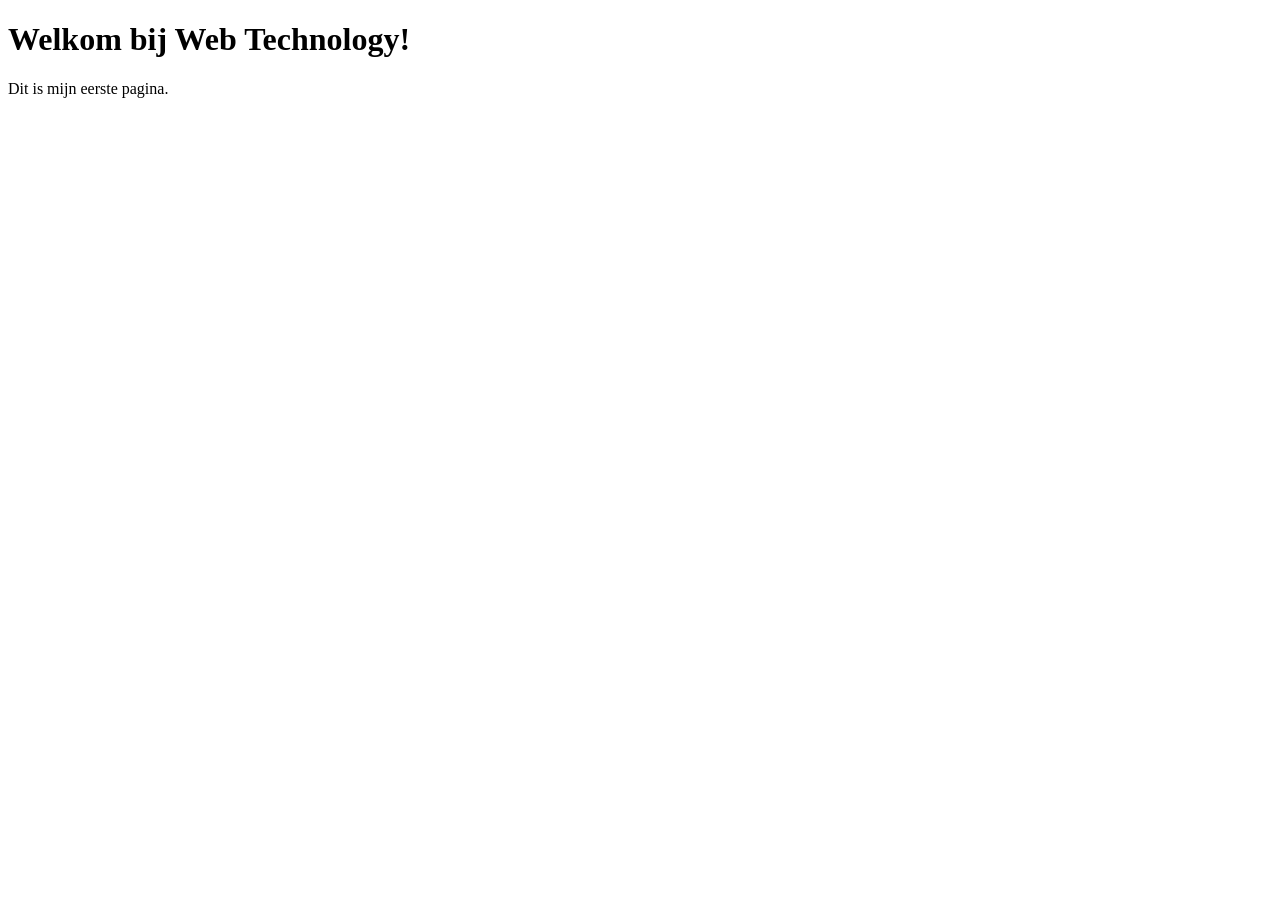
<file: labo1/index.html>
<!doctype html>
<html lang="nl">
    <head>
        <meta charset="utf-8">
        <meta name="viewport" content="width=device-width, initial-scale=1">
        <title>Mijn eerste pagina</title>
    </head>
    <body>
        <h1>Welkom bij Web Technology!</h1>
        <p>Dit is mijn eerste pagina.</p>
    </body>
</html>
</file>
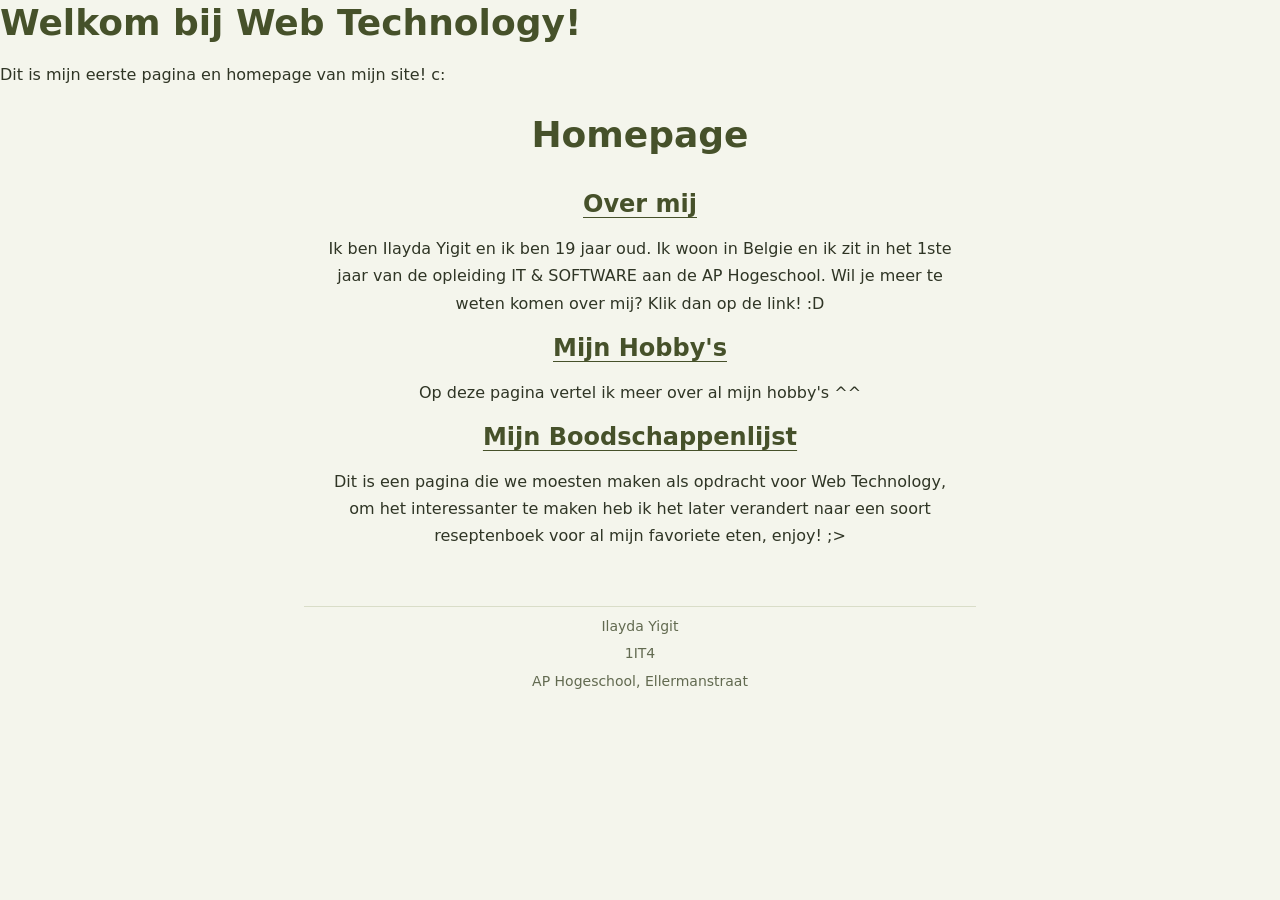
<file: site/index.html>
<!doctype html>
<html lang="nl">
    <head>
        <meta charset="utf-8">
        <meta name="viewport" content="width=device-width, initial-scale=1">
        <title>Mijn eerste pagina</title>
        <link rel="stylesheet" href="stijl.css">
    </head>
    <body>
        <h1>Welkom bij Web Technology!</h1>
        <p>Dit is mijn eerste pagina en homepage van mijn site! c: </p>
        <div class="pagina">
            <header>
                <h1>Homepage</h1>
            </header>
            <main>
                <article class="kaart">
                    <div class="tekst">
                        <h2><a href="over-mij.html">Over mij</a></h2>
                        <p>Ik ben Ilayda Yigit en ik ben 19 jaar oud. 
                            Ik woon in Belgie en ik zit in het 1ste jaar 
                            van de opleiding IT & SOFTWARE aan de AP Hogeschool. 
                            Wil je meer te weten komen over mij? Klik dan op de link! :D</p>
                    </div>
                </article>
                <article class="kaart">
                    <h2><a href="hobby.html">Mijn Hobby's</a></h2>
                    <p>Op deze pagina vertel ik meer over al mijn hobby's ^^</p>
                </article>
                    <article class="kaart">
                    <h2><a href="boodschappenlijst.html">Mijn Boodschappenlijst</a></h2>
                    <p>Dit is een pagina die we moesten maken als opdracht voor Web Technology, 
                        om het interessanter te maken heb ik het later verandert naar een soort reseptenboek 
                        voor al mijn favoriete eten, enjoy! ;> </p>
                </article>
            </main>
            <footer>
                <p>Ilayda Yigit</p>
                <p>1IT4</p>
                <p>AP Hogeschool, Ellermanstraat</p>
            </footer>
        </div>
    </body>

    </body>
</html>
</file>
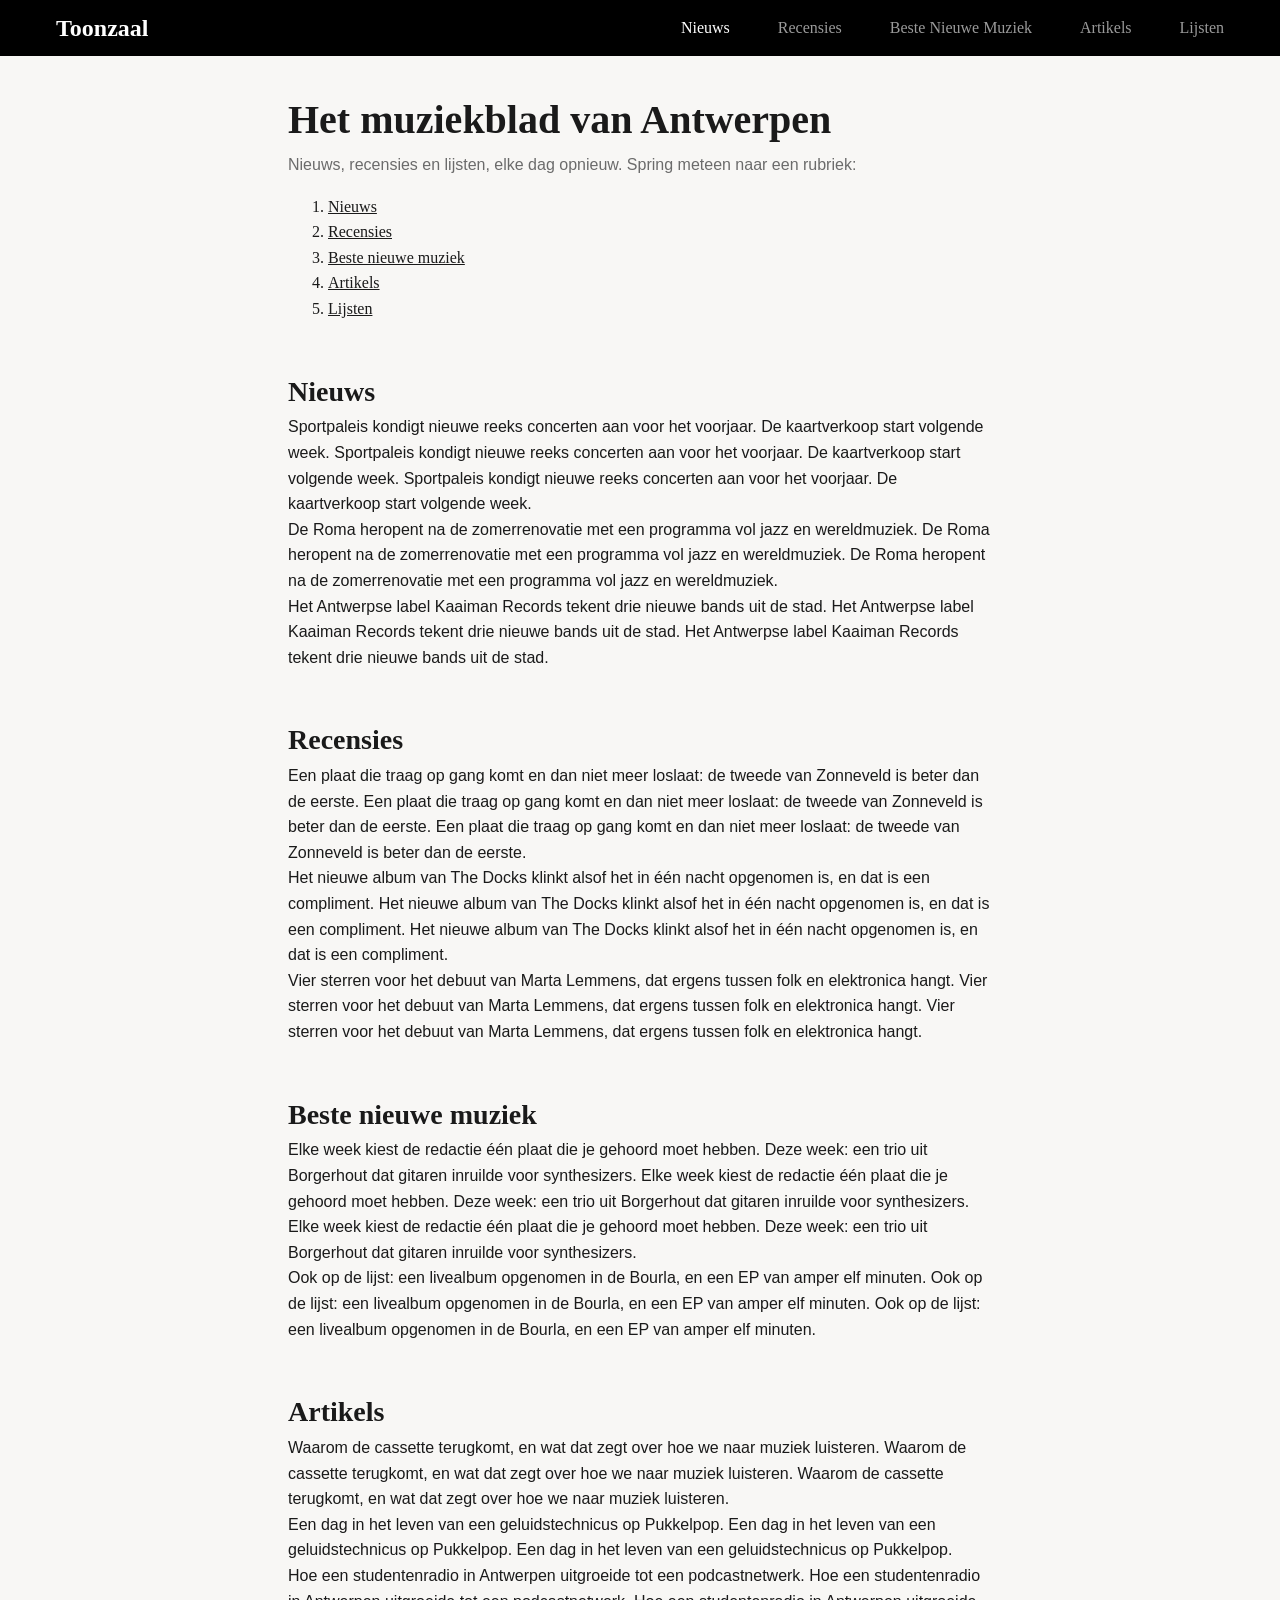
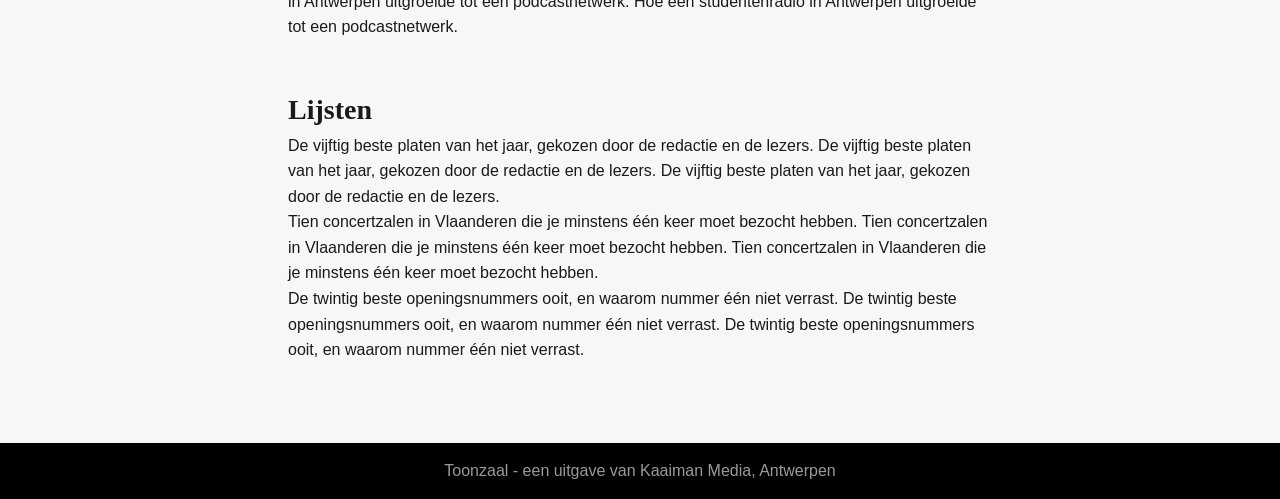
<file: labo-05/balk/index.html>
<!doctype html>
<html lang="nl">
<head>
  <meta charset="utf-8">
  <meta name="viewport" content="width=device-width, initial-scale=1">
  <title>Labo 5 - Toonzaal</title>
  <link rel="stylesheet" href="css/reset.css">
  <link rel="stylesheet" href="css/stijl.css">
</head>
<body>
  <!-- Do not change this file. Write your CSS in css/stijl.css.
       Not visible in the screenshot: on :hover and :focus a link in the bar turns white. -->
  <header>
    <a class="logo" href="index.html">Toonzaal</a>
    <nav>
      <ul>
        <li><a href="#nieuws" class="actief">Nieuws</a></li>
        <li><a href="#recensies">Recensies</a></li>
        <li><a href="#beste">Beste nieuwe muziek</a></li>
        <li><a href="#artikels">Artikels</a></li>
        <li><a href="#lijsten">Lijsten</a></li>
      </ul>
    </nav>
  </header>
  <main>
    <h1>Het muziekblad van Antwerpen</h1>
    <p class="intro">Nieuws, recensies en lijsten, elke dag opnieuw. Spring meteen naar een rubriek:</p>
    <ol class="inhoud">
        <li><a href="#nieuws">Nieuws</a></li>
        <li><a href="#recensies">Recensies</a></li>
        <li><a href="#beste">Beste nieuwe muziek</a></li>
        <li><a href="#artikels">Artikels</a></li>
        <li><a href="#lijsten">Lijsten</a></li>
    </ol>
    <section id="nieuws">
      <h2>Nieuws</h2>
      <p>Sportpaleis kondigt nieuwe reeks concerten aan voor het voorjaar. De kaartverkoop start volgende week. Sportpaleis kondigt nieuwe reeks concerten aan voor het voorjaar. De kaartverkoop start volgende week. Sportpaleis kondigt nieuwe reeks concerten aan voor het voorjaar. De kaartverkoop start volgende week.</p>
      <p>De Roma heropent na de zomerrenovatie met een programma vol jazz en wereldmuziek. De Roma heropent na de zomerrenovatie met een programma vol jazz en wereldmuziek. De Roma heropent na de zomerrenovatie met een programma vol jazz en wereldmuziek.</p>
      <p>Het Antwerpse label Kaaiman Records tekent drie nieuwe bands uit de stad. Het Antwerpse label Kaaiman Records tekent drie nieuwe bands uit de stad. Het Antwerpse label Kaaiman Records tekent drie nieuwe bands uit de stad.</p>
    </section>
    <section id="recensies">
      <h2>Recensies</h2>
      <p>Een plaat die traag op gang komt en dan niet meer loslaat: de tweede van Zonneveld is beter dan de eerste. Een plaat die traag op gang komt en dan niet meer loslaat: de tweede van Zonneveld is beter dan de eerste. Een plaat die traag op gang komt en dan niet meer loslaat: de tweede van Zonneveld is beter dan de eerste.</p>
      <p>Het nieuwe album van The Docks klinkt alsof het in één nacht opgenomen is, en dat is een compliment. Het nieuwe album van The Docks klinkt alsof het in één nacht opgenomen is, en dat is een compliment. Het nieuwe album van The Docks klinkt alsof het in één nacht opgenomen is, en dat is een compliment.</p>
      <p>Vier sterren voor het debuut van Marta Lemmens, dat ergens tussen folk en elektronica hangt. Vier sterren voor het debuut van Marta Lemmens, dat ergens tussen folk en elektronica hangt. Vier sterren voor het debuut van Marta Lemmens, dat ergens tussen folk en elektronica hangt.</p>
    </section>
    <section id="beste">
      <h2>Beste nieuwe muziek</h2>
      <p>Elke week kiest de redactie één plaat die je gehoord moet hebben. Deze week: een trio uit Borgerhout dat gitaren inruilde voor synthesizers. Elke week kiest de redactie één plaat die je gehoord moet hebben. Deze week: een trio uit Borgerhout dat gitaren inruilde voor synthesizers. Elke week kiest de redactie één plaat die je gehoord moet hebben. Deze week: een trio uit Borgerhout dat gitaren inruilde voor synthesizers.</p>
      <p>Ook op de lijst: een livealbum opgenomen in de Bourla, en een EP van amper elf minuten. Ook op de lijst: een livealbum opgenomen in de Bourla, en een EP van amper elf minuten. Ook op de lijst: een livealbum opgenomen in de Bourla, en een EP van amper elf minuten.</p>
    </section>
    <section id="artikels">
      <h2>Artikels</h2>
      <p>Waarom de cassette terugkomt, en wat dat zegt over hoe we naar muziek luisteren. Waarom de cassette terugkomt, en wat dat zegt over hoe we naar muziek luisteren. Waarom de cassette terugkomt, en wat dat zegt over hoe we naar muziek luisteren.</p>
      <p>Een dag in het leven van een geluidstechnicus op Pukkelpop. Een dag in het leven van een geluidstechnicus op Pukkelpop. Een dag in het leven van een geluidstechnicus op Pukkelpop.</p>
      <p>Hoe een studentenradio in Antwerpen uitgroeide tot een podcastnetwerk. Hoe een studentenradio in Antwerpen uitgroeide tot een podcastnetwerk. Hoe een studentenradio in Antwerpen uitgroeide tot een podcastnetwerk.</p>
    </section>
    <section id="lijsten">
      <h2>Lijsten</h2>
      <p>De vijftig beste platen van het jaar, gekozen door de redactie en de lezers. De vijftig beste platen van het jaar, gekozen door de redactie en de lezers. De vijftig beste platen van het jaar, gekozen door de redactie en de lezers.</p>
      <p>Tien concertzalen in Vlaanderen die je minstens één keer moet bezocht hebben. Tien concertzalen in Vlaanderen die je minstens één keer moet bezocht hebben. Tien concertzalen in Vlaanderen die je minstens één keer moet bezocht hebben.</p>
      <p>De twintig beste openingsnummers ooit, en waarom nummer één niet verrast. De twintig beste openingsnummers ooit, en waarom nummer één niet verrast. De twintig beste openingsnummers ooit, en waarom nummer één niet verrast.</p>
    </section>
  </main>
  <footer>
    <p>Toonzaal - een uitgave van Kaaiman Media, Antwerpen</p>
  </footer>
</body>
</html>
</file>
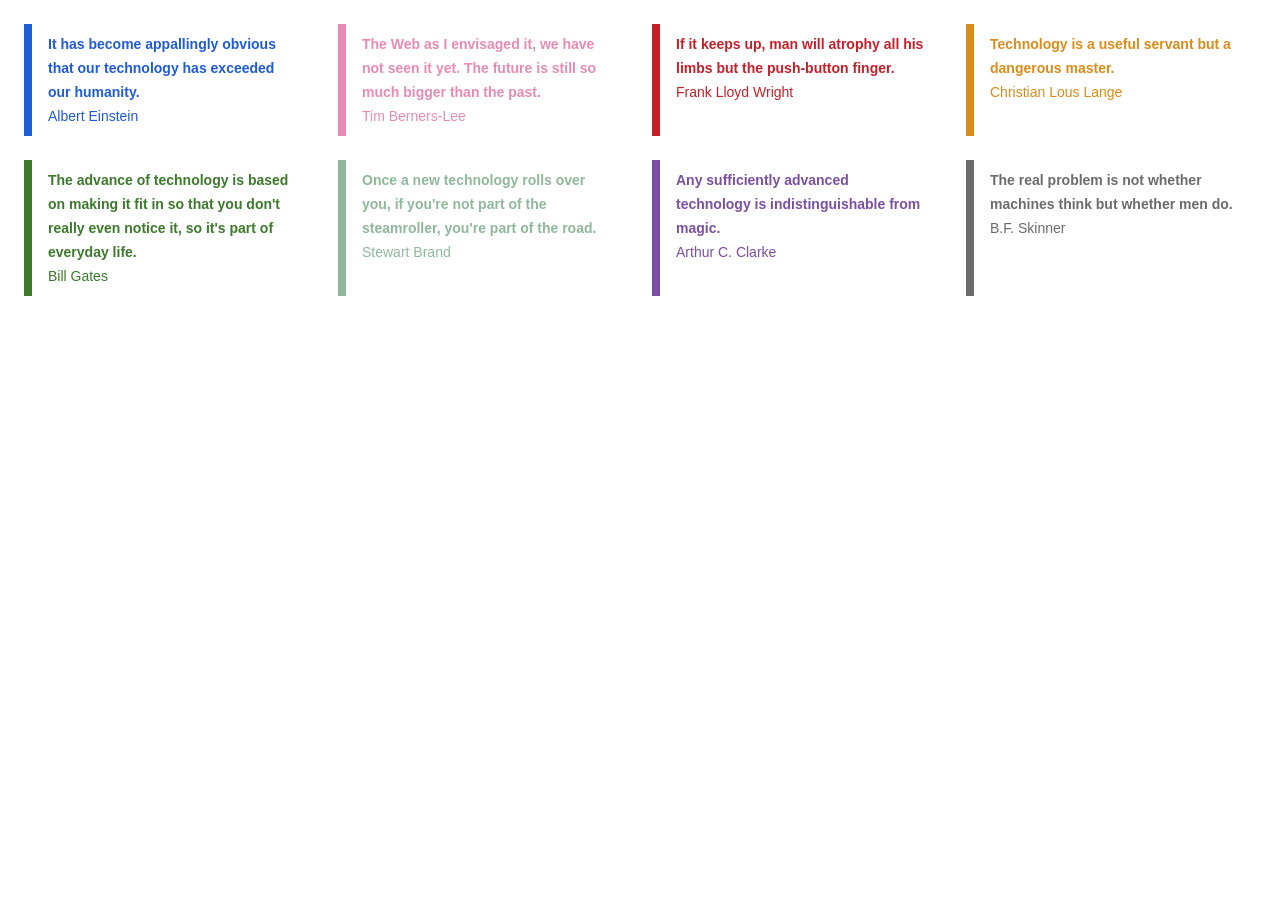
<file: labo-05/citaten/index.html>
<!doctype html>
<html lang="nl">
<head>
  <meta charset="utf-8">
  <meta name="viewport" content="width=device-width, initial-scale=1">
  <title>Labo 5 - Citaten</title>
  <link rel="stylesheet" href="css/reset.css">
  <link rel="stylesheet" href="css/stijl.css">
</head>
<body>
  <!-- Do not change this file. Write your CSS in css/stijl.css. -->
  <main class="citaten">
    <blockquote class="citaat blauw">
      <p>It has become appallingly obvious that our technology has exceeded our humanity.</p>
      <cite>Albert Einstein</cite>
    </blockquote>
    <blockquote class="citaat roze">
      <p>The Web as I envisaged it, we have not seen it yet. The future is still so much bigger than the past.</p>
      <cite>Tim Berners-Lee</cite>
    </blockquote>
    <blockquote class="citaat rood">
      <p>If it keeps up, man will atrophy all his limbs but the push-button finger.</p>
      <cite>Frank Lloyd Wright</cite>
    </blockquote>
    <blockquote class="citaat oranje">
      <p>Technology is a useful servant but a dangerous master.</p>
      <cite>Christian Lous Lange</cite>
    </blockquote>
    <blockquote class="citaat groen">
      <p>The advance of technology is based on making it fit in so that you don't really even notice it, so it's part of everyday life.</p>
      <cite>Bill Gates</cite>
    </blockquote>
    <blockquote class="citaat salie">
      <p>Once a new technology rolls over you, if you're not part of the steamroller, you're part of the road.</p>
      <cite>Stewart Brand</cite>
    </blockquote>
    <blockquote class="citaat paars">
      <p>Any sufficiently advanced technology is indistinguishable from magic.</p>
      <cite>Arthur C. Clarke</cite>
    </blockquote>
    <blockquote class="citaat grijs">
      <p>The real problem is not whether machines think but whether men do.</p>
      <cite>B.F. Skinner</cite>
    </blockquote>
  </main>
</body>
</html>
</file>
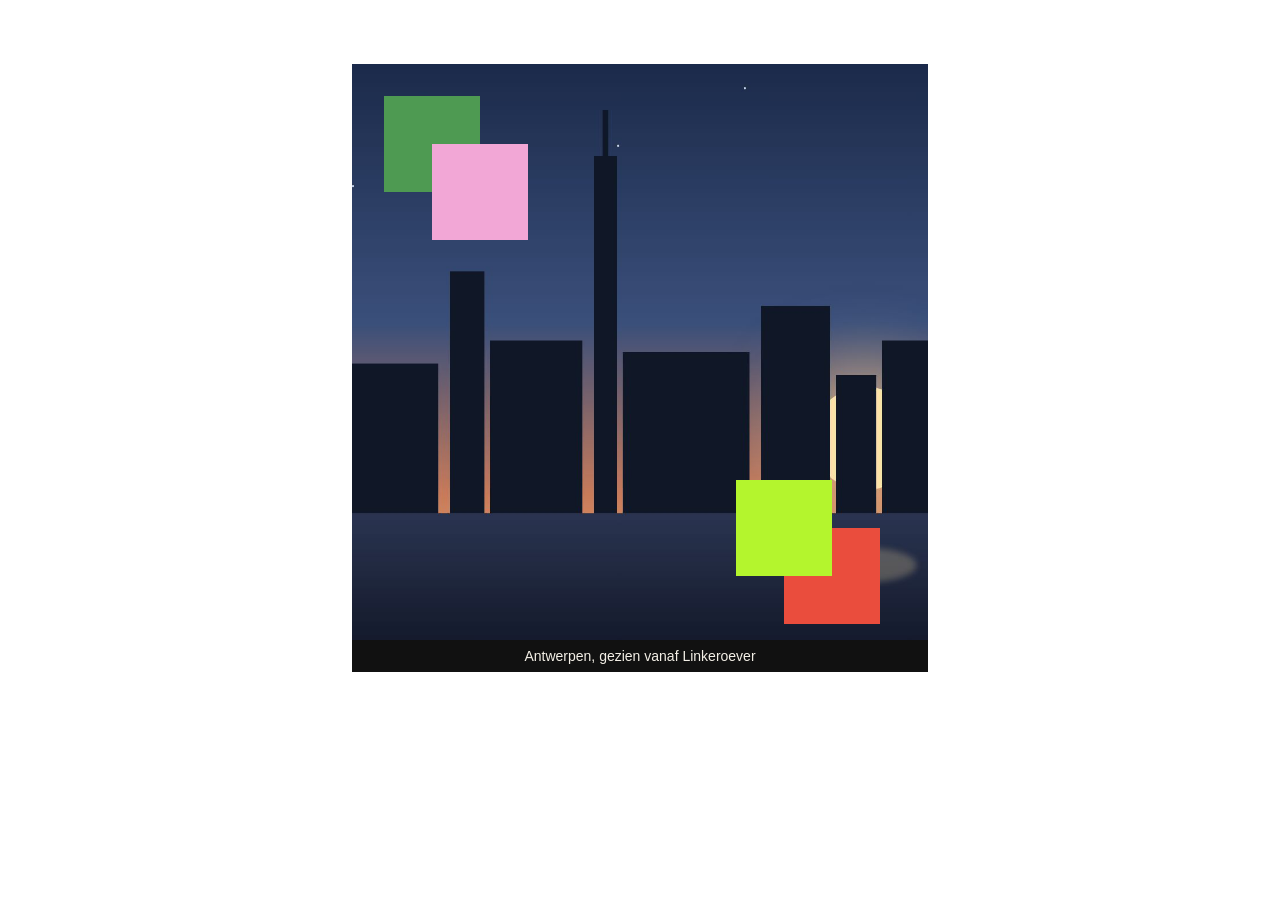
<file: labo-05/fotolijst/index.html>
<!doctype html>
<html lang="nl">
<head>
  <meta charset="utf-8">
  <meta name="viewport" content="width=device-width, initial-scale=1">
  <title>Labo 5 - Fotolijst</title>
  <link rel="stylesheet" href="css/reset.css">
  <link rel="stylesheet" href="css/stijl.css">
</head>
<body>
  <!-- Do not change this file. Write your CSS in css/stijl.css.
       The order of the four squares in this file is NOT the order in which they lie on top of each other. -->
  <figure class="lijst">
    <img src="skyline.jpg" alt="De skyline van Antwerpen bij valavond, met de Schelde op de voorgrond.">
    <div class="vlakje roze"></div>
    <div class="vlakje groen"></div>
    <div class="vlakje rood"></div>
    <div class="vlakje lime"></div>
    <figcaption>Antwerpen, gezien vanaf Linkeroever</figcaption>
  </figure>
</body>
</html>
</file>
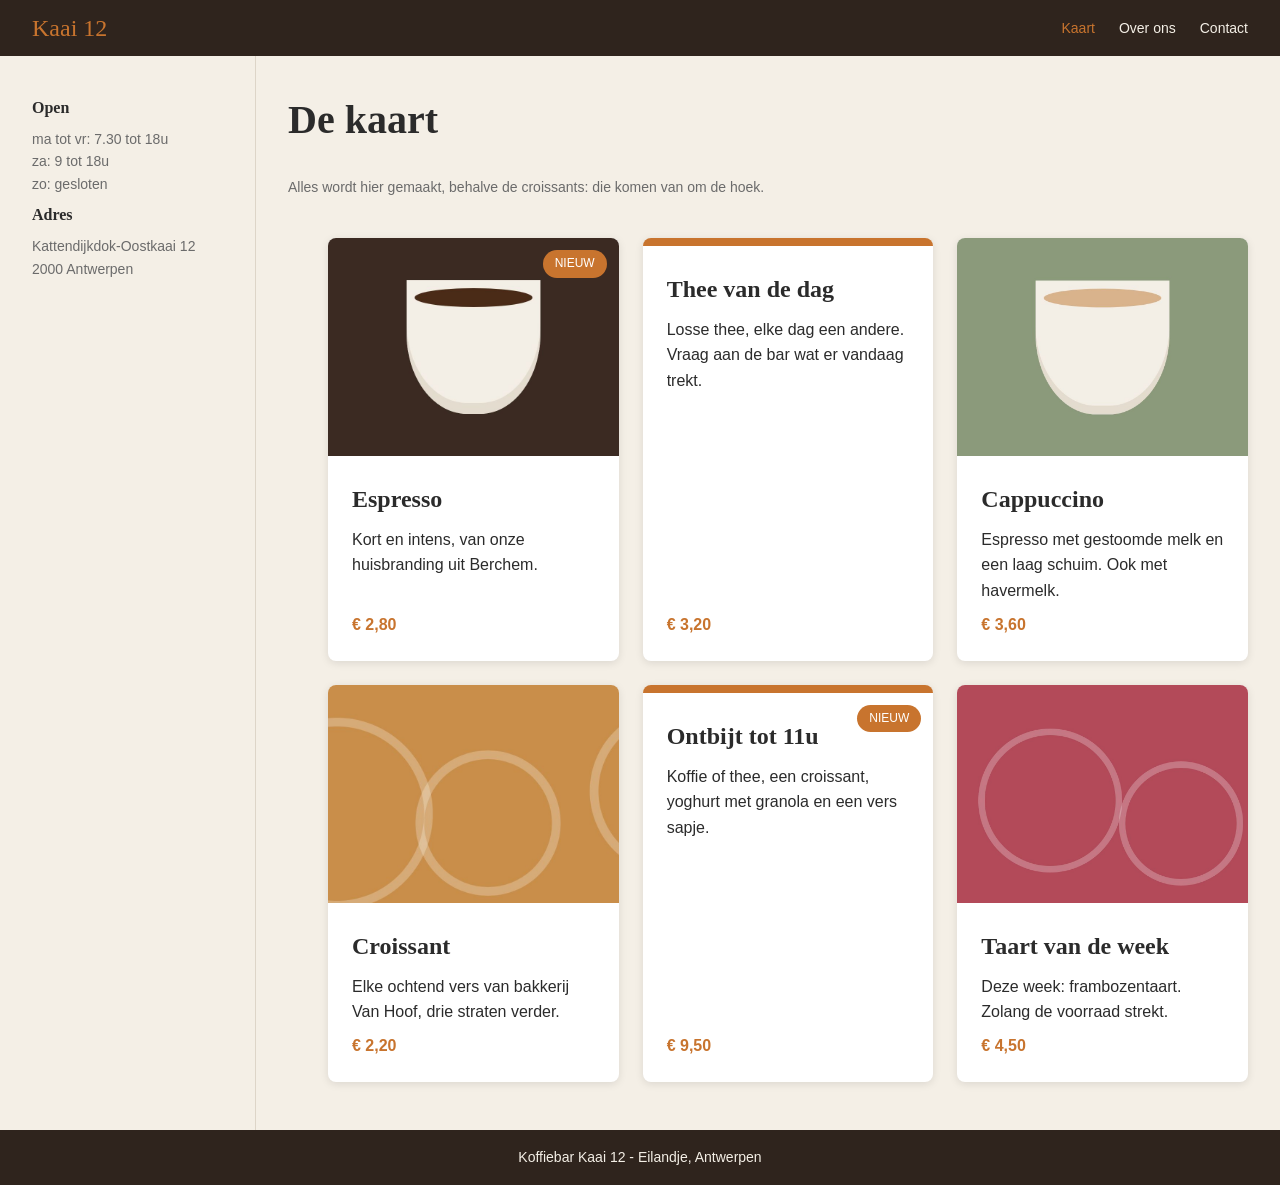
<file: labo-05/koffiebar/index.html>
<!doctype html>
<html lang="nl">
<head>
  <meta charset="utf-8">
  <meta name="viewport" content="width=device-width, initial-scale=1">
  <title>Labo 5 - Koffiebar Kaai 12</title>
  <link rel="stylesheet" href="css/reset.css">
  <link rel="stylesheet" href="css/stijl.css">
</head>
<body>
  <!-- Do not change this file. Write your CSS in css/stijl.css.
       Not visible in the screenshot: on :hover and :focus a link in the navigation gets an underline. -->
  <header>
    <a class="logo" href="index.html">Kaai 12</a>
    <nav>
      <ul>
        <li><a href="index.html" class="actief">Kaart</a></li>
        <li><a href="over.html">Over ons</a></li>
        <li><a href="contact.html">Contact</a></li>
      </ul>
    </nav>
  </header>
  <aside>
    <h2>Open</h2>
    <p>ma tot vr: 7.30 tot 18u<br>za: 9 tot 18u<br>zo: gesloten</p>
    <h2>Adres</h2>
    <p>Kattendijkdok-Oostkaai 12<br>2000 Antwerpen</p>
  </aside>
  <main>
    <h1>De kaart</h1>
    <p class="intro">Alles wordt hier gemaakt, behalve de croissants: die komen van om de hoek.</p>
    <ul class="kaarten">
      <li class="kaart">
        <span class="badge">Nieuw</span>
        <img src="espresso.jpg" alt="Een espresso in een witte kop op een donkere tafel.">
        <div class="tekst">
          <h2>Espresso</h2>
          <p>Kort en intens, van onze huisbranding uit Berchem.</p>
          <p class="prijs">&euro; 2,80</p>
        </div>
      </li>
      <li class="kaart">
        <div class="tekst">
          <h2>Thee van de dag</h2>
          <p>Losse thee, elke dag een andere. Vraag aan de bar wat er vandaag trekt.</p>
          <p class="prijs">&euro; 3,20</p>
        </div>
      </li>
      <li class="kaart">
        <img src="cappuccino.jpg" alt="Een cappuccino met een dikke laag melkschuim.">
        <div class="tekst">
          <h2>Cappuccino</h2>
          <p>Espresso met gestoomde melk en een laag schuim. Ook met havermelk.</p>
          <p class="prijs">&euro; 3,60</p>
        </div>
      </li>
      <li class="kaart">
        <img src="croissant.jpg" alt="Drie croissants op een houten plank.">
        <div class="tekst">
          <h2>Croissant</h2>
          <p>Elke ochtend vers van bakkerij Van Hoof, drie straten verder.</p>
          <p class="prijs">&euro; 2,20</p>
        </div>
      </li>
      <li class="kaart">
        <span class="badge">Nieuw</span>
        <div class="tekst">
          <h2>Ontbijt tot 11u</h2>
          <p>Koffie of thee, een croissant, yoghurt met granola en een vers sapje.</p>
          <p class="prijs">&euro; 9,50</p>
        </div>
      </li>
      <li class="kaart">
        <img src="taart.jpg" alt="Een stuk frambozentaart op een rood bord.">
        <div class="tekst">
          <h2>Taart van de week</h2>
          <p>Deze week: frambozentaart. Zolang de voorraad strekt.</p>
          <p class="prijs">&euro; 4,50</p>
        </div>
      </li>
    </ul>
  </main>
  <footer>
    <p>Koffiebar Kaai 12 - Eilandje, Antwerpen</p>
  </footer>
</body>
</html>
</file>
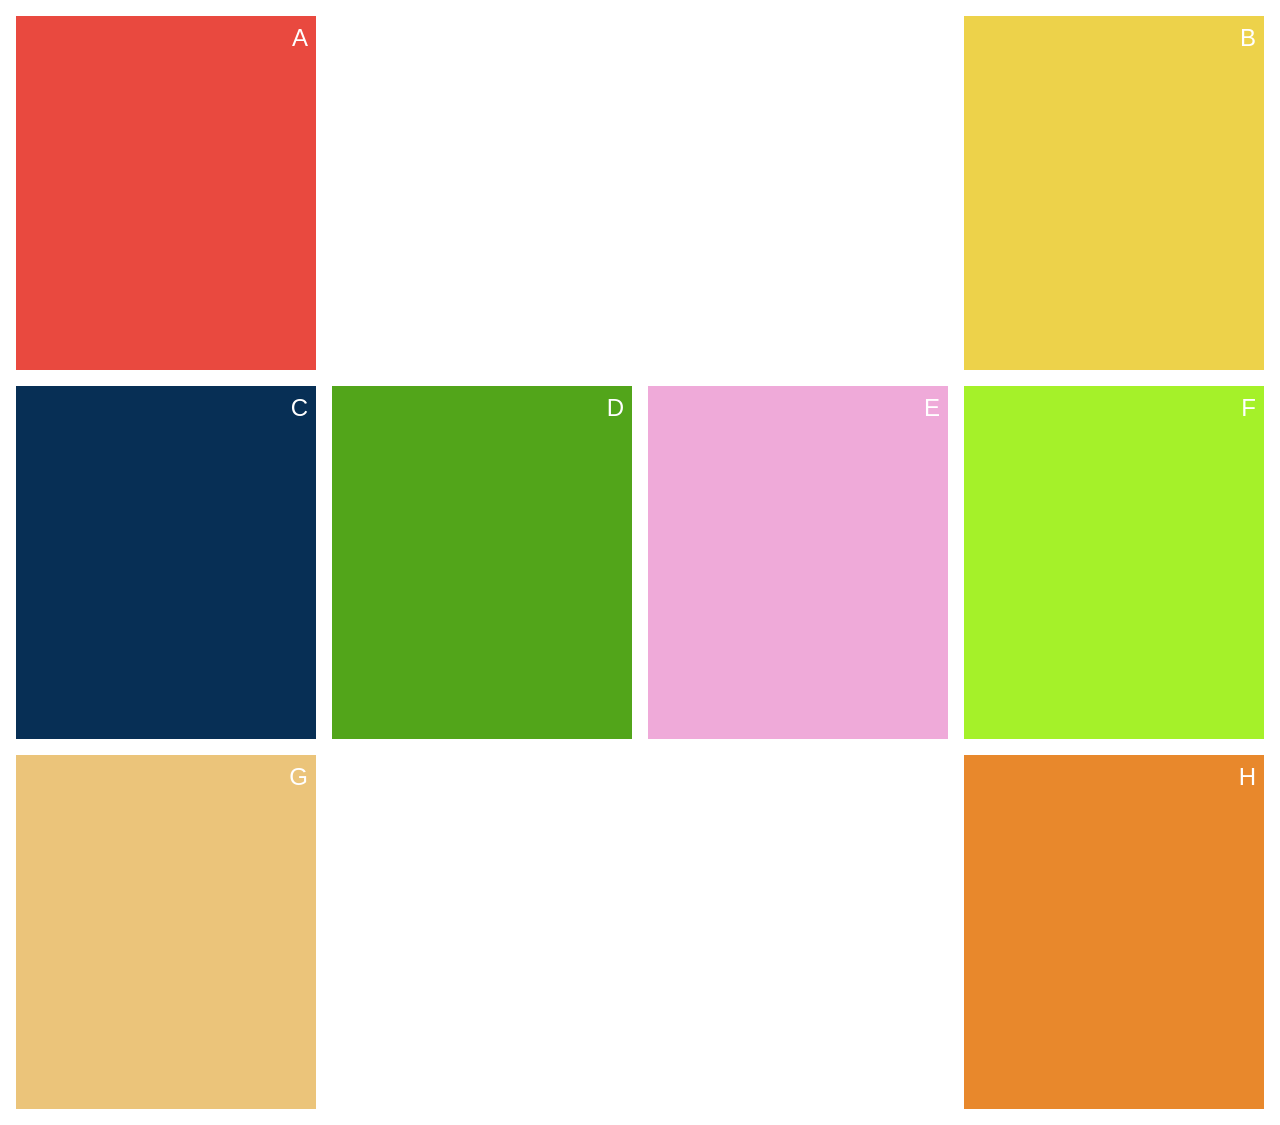
<file: labo-05/raster/index.html>
<!doctype html>
<html lang="nl">
<head>
  <meta charset="utf-8">
  <meta name="viewport" content="width=device-width, initial-scale=1">
  <title>Labo 5 - Letterraster</title>
  <link rel="stylesheet" href="css/reset.css">
  <link rel="stylesheet" href="css/stijl.css">
</head>
<body>
  <!-- Do not change this file. Write your CSS in css/stijl.css. -->
  <main class="raster">
    <div class="vlak a">A</div>
    <div class="vlak b">B</div>
    <div class="vlak c">C</div>
    <div class="vlak d">D</div>
    <div class="vlak e">E</div>
    <div class="vlak f">F</div>
    <div class="vlak g">G</div>
    <div class="vlak h">H</div>
  </main>
</body>
</html>
</file>
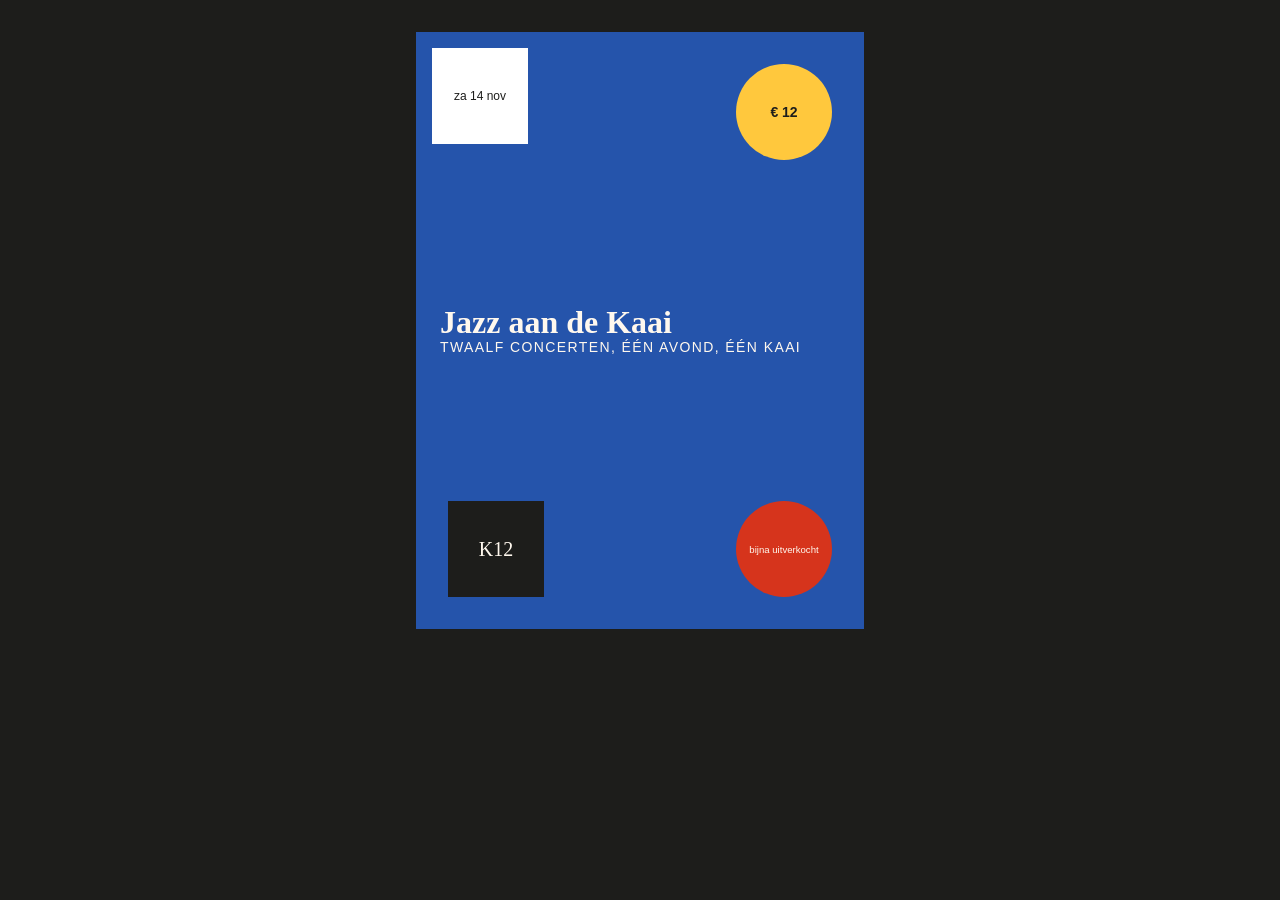
<file: labo-06/affiche/index.html>
<!doctype html>
<html lang="nl">
<head>
  <meta charset="utf-8">
  <meta name="viewport" content="width=device-width, initial-scale=1">
  <title>Labo 6 - Affiche</title>
  <link rel="stylesheet" href="css/reset.css">
  <link rel="stylesheet" href="css/stijl.css">
</head>
<body>
  <!-- Do not change this file. Write your CSS in css/stijl.css.
       The order of the four stickers in this file is NOT the order in which they lie on top of each other. -->
  <article class="affiche">
    <h1>Jazz aan de Kaai</h1>
    <p class="ondertitel">twaalf concerten, één avond, één kaai</p>
    <span class="sticker prijs">&euro; 12</span>
    <span class="sticker datum">za 14 nov</span>
    <span class="sticker uitverkocht">bijna uitverkocht</span>
    <span class="sticker logo">K12</span>
  </article>
</body>
</html>
</file>
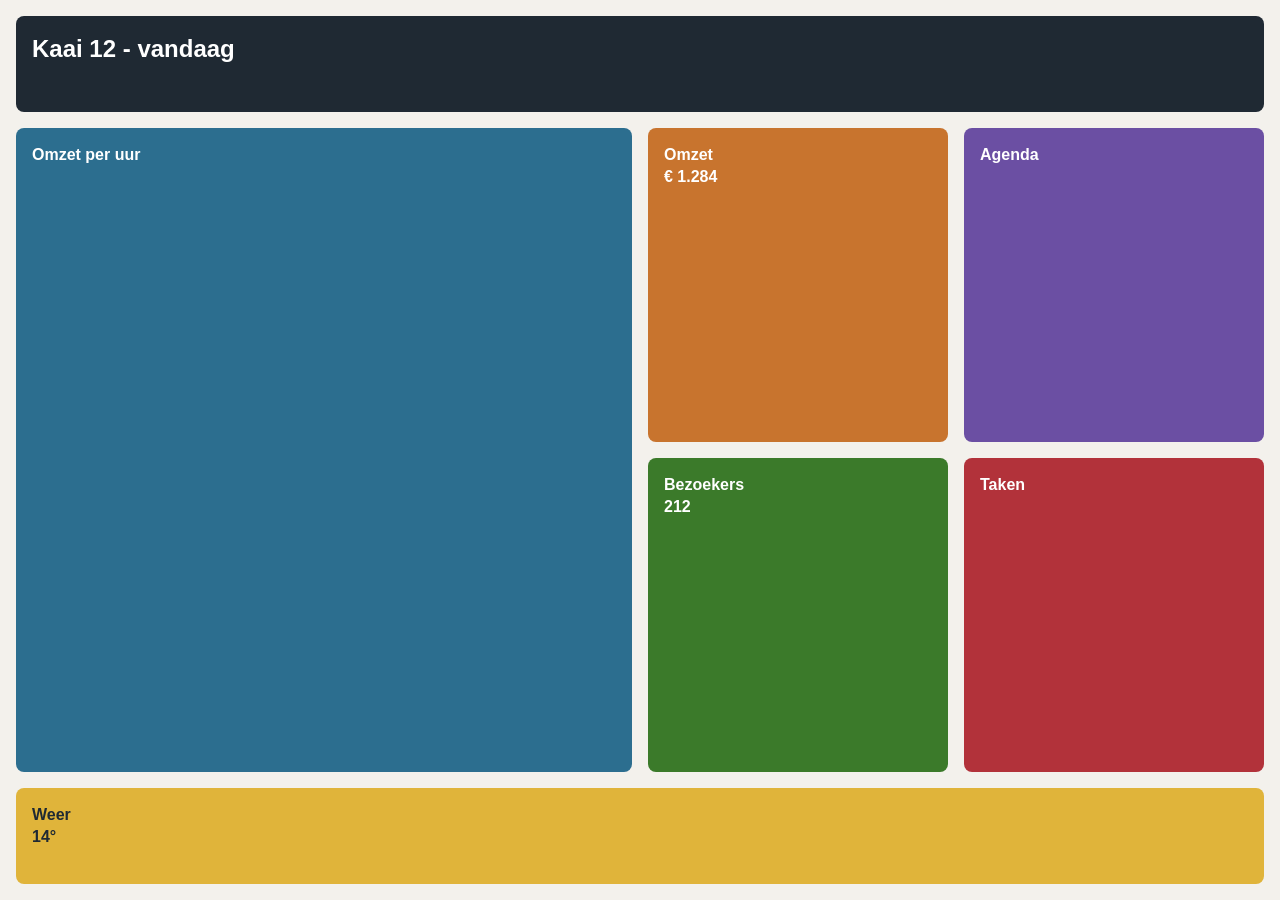
<file: labo-06/dashboard/index.html>
<!doctype html>
<html lang="nl">
<head>
  <meta charset="utf-8">
  <meta name="viewport" content="width=device-width, initial-scale=1">
  <title>Labo 6 - Dashboard</title>
  <link rel="stylesheet" href="css/reset.css">
  <link rel="stylesheet" href="css/stijl.css">
</head>
<body>
  <!-- Do not change this file. Write your CSS in css/stijl.css. -->
  <main class="dashboard">
    <section class="tegel titel">Kaai 12 - vandaag</section>
    <section class="tegel grafiek">Omzet per uur</section>
    <section class="tegel omzet">Omzet<br>&euro; 1.284</section>
    <section class="tegel bezoekers">Bezoekers<br>212</section>
    <section class="tegel agenda">Agenda</section>
    <section class="tegel taken">Taken</section>
    <section class="tegel weer">Weer<br>14&deg;</section>
  </main>
</body>
</html>
</file>
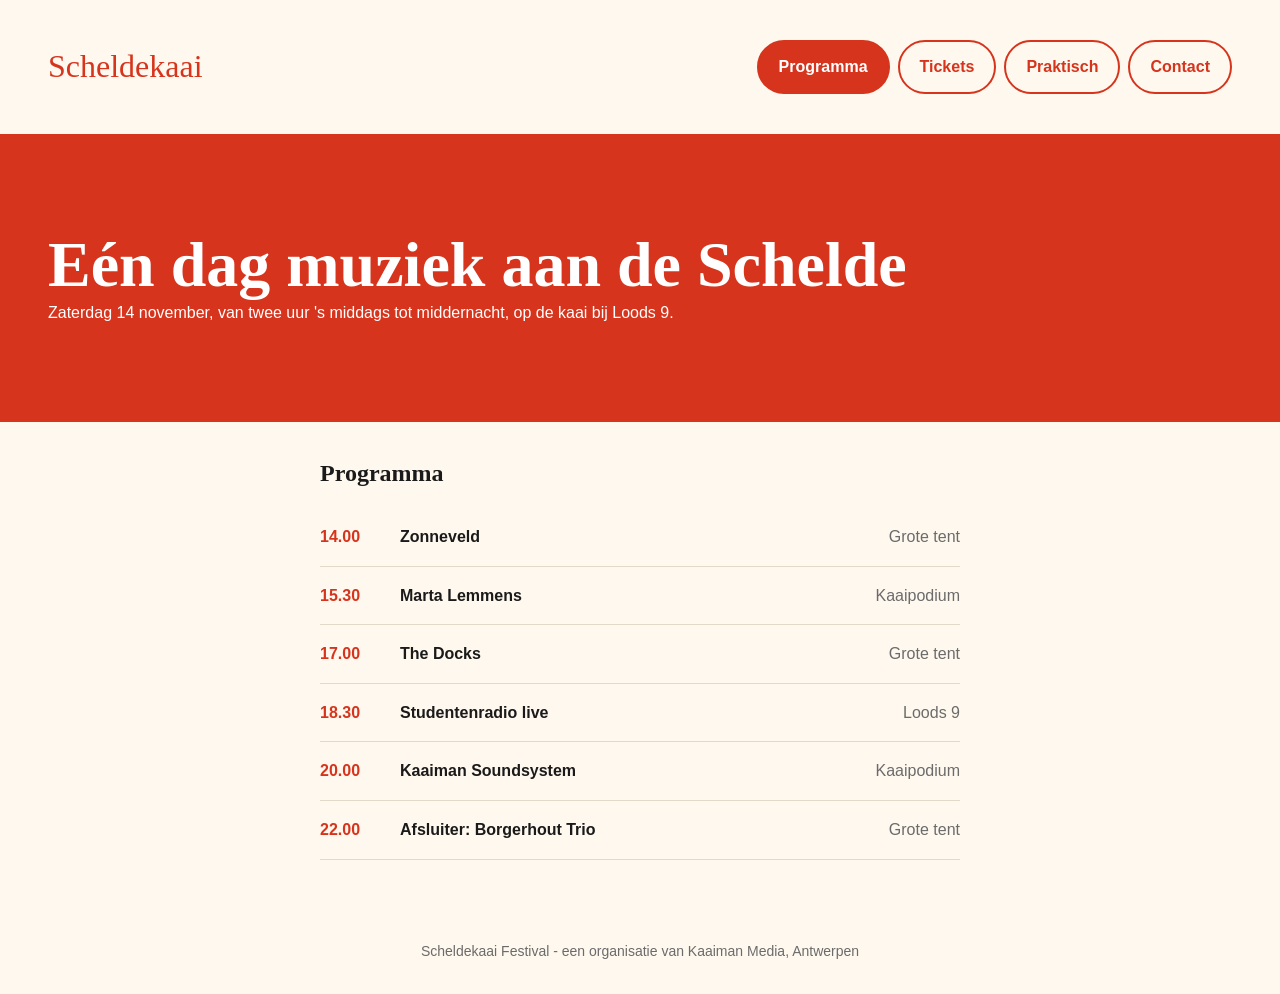
<file: labo-06/festival/index.html>
<!doctype html>
<html lang="nl">
<head>
  <meta charset="utf-8">
  <meta name="viewport" content="width=device-width, initial-scale=1">
  <title>Labo 6 - Scheldekaai Festival</title>
  <link rel="stylesheet" href="css/reset.css">
  <link rel="stylesheet" href="css/stijl.css">
</head>
<body>
  <!-- Do not change this file. Write your CSS in css/stijl.css.
       Not visible in the screenshot: on :hover and :focus a navigation link gets a white background and dark text. -->
  <header>
    <a class="logo" href="index.html">Scheldekaai</a>
    <nav>
      <ul>
        <li><a href="#programma" class="actief">Programma</a></li>
        <li><a href="tickets.html">Tickets</a></li>
        <li><a href="praktisch.html">Praktisch</a></li>
        <li><a href="contact.html">Contact</a></li>
      </ul>
    </nav>
  </header>
  <main>
    <section class="held">
      <h1>Eén dag muziek aan de Schelde</h1>
      <p>Zaterdag 14 november, van twee uur 's middags tot middernacht, op de kaai bij Loods 9.</p>
    </section>
    <section id="programma">
      <h2>Programma</h2>
      <ul class="programma">
      <li><time>14.00</time> <strong>Zonneveld</strong> <span>Grote tent</span></li>
      <li><time>15.30</time> <strong>Marta Lemmens</strong> <span>Kaaipodium</span></li>
      <li><time>17.00</time> <strong>The Docks</strong> <span>Grote tent</span></li>
      <li><time>18.30</time> <strong>Studentenradio live</strong> <span>Loods 9</span></li>
      <li><time>20.00</time> <strong>Kaaiman Soundsystem</strong> <span>Kaaipodium</span></li>
      <li><time>22.00</time> <strong>Afsluiter: Borgerhout Trio</strong> <span>Grote tent</span></li>
      </ul>
    </section>
  </main>
  <footer>
    <p>Scheldekaai Festival - een organisatie van Kaaiman Media, Antwerpen</p>
  </footer>
</body>
</html>
</file>
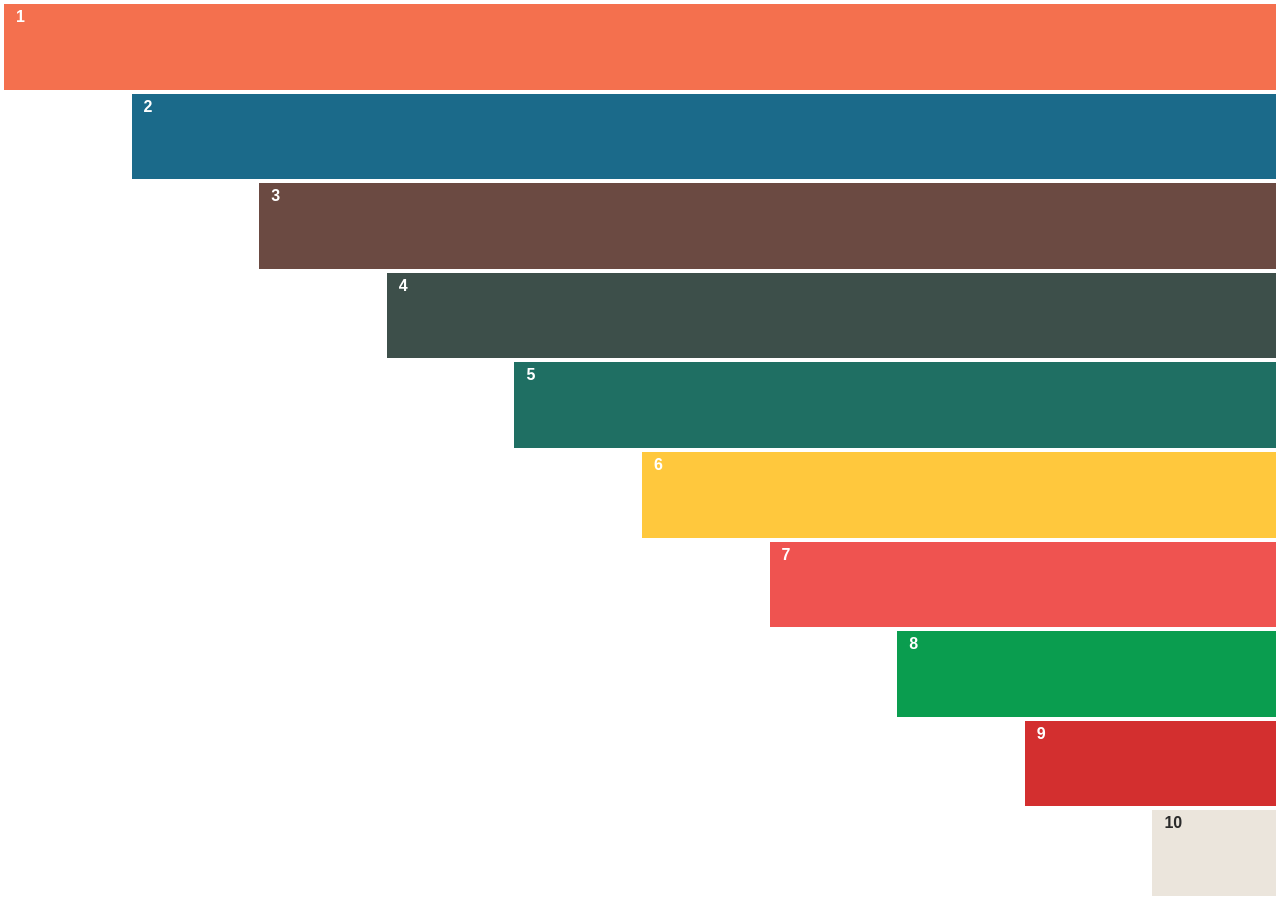
<file: labo-06/tribune/index.html>
<!doctype html>
<html lang="nl">
<head>
  <meta charset="utf-8">
  <meta name="viewport" content="width=device-width, initial-scale=1">
  <title>Labo 6 - Tribune</title>
  <link rel="stylesheet" href="css/reset.css">
  <link rel="stylesheet" href="css/stijl.css">
</head>
<body>
  <!-- Do not change this file. Write your CSS in css/stijl.css. -->
  <main class="tribune">
    <div class="rij r1">1</div>
    <div class="rij r2">2</div>
    <div class="rij r3">3</div>
    <div class="rij r4">4</div>
    <div class="rij r5">5</div>
    <div class="rij r6">6</div>
    <div class="rij r7">7</div>
    <div class="rij r8">8</div>
    <div class="rij r9">9</div>
    <div class="rij r10">10</div>
  </main>
</body>
</html>
</file>
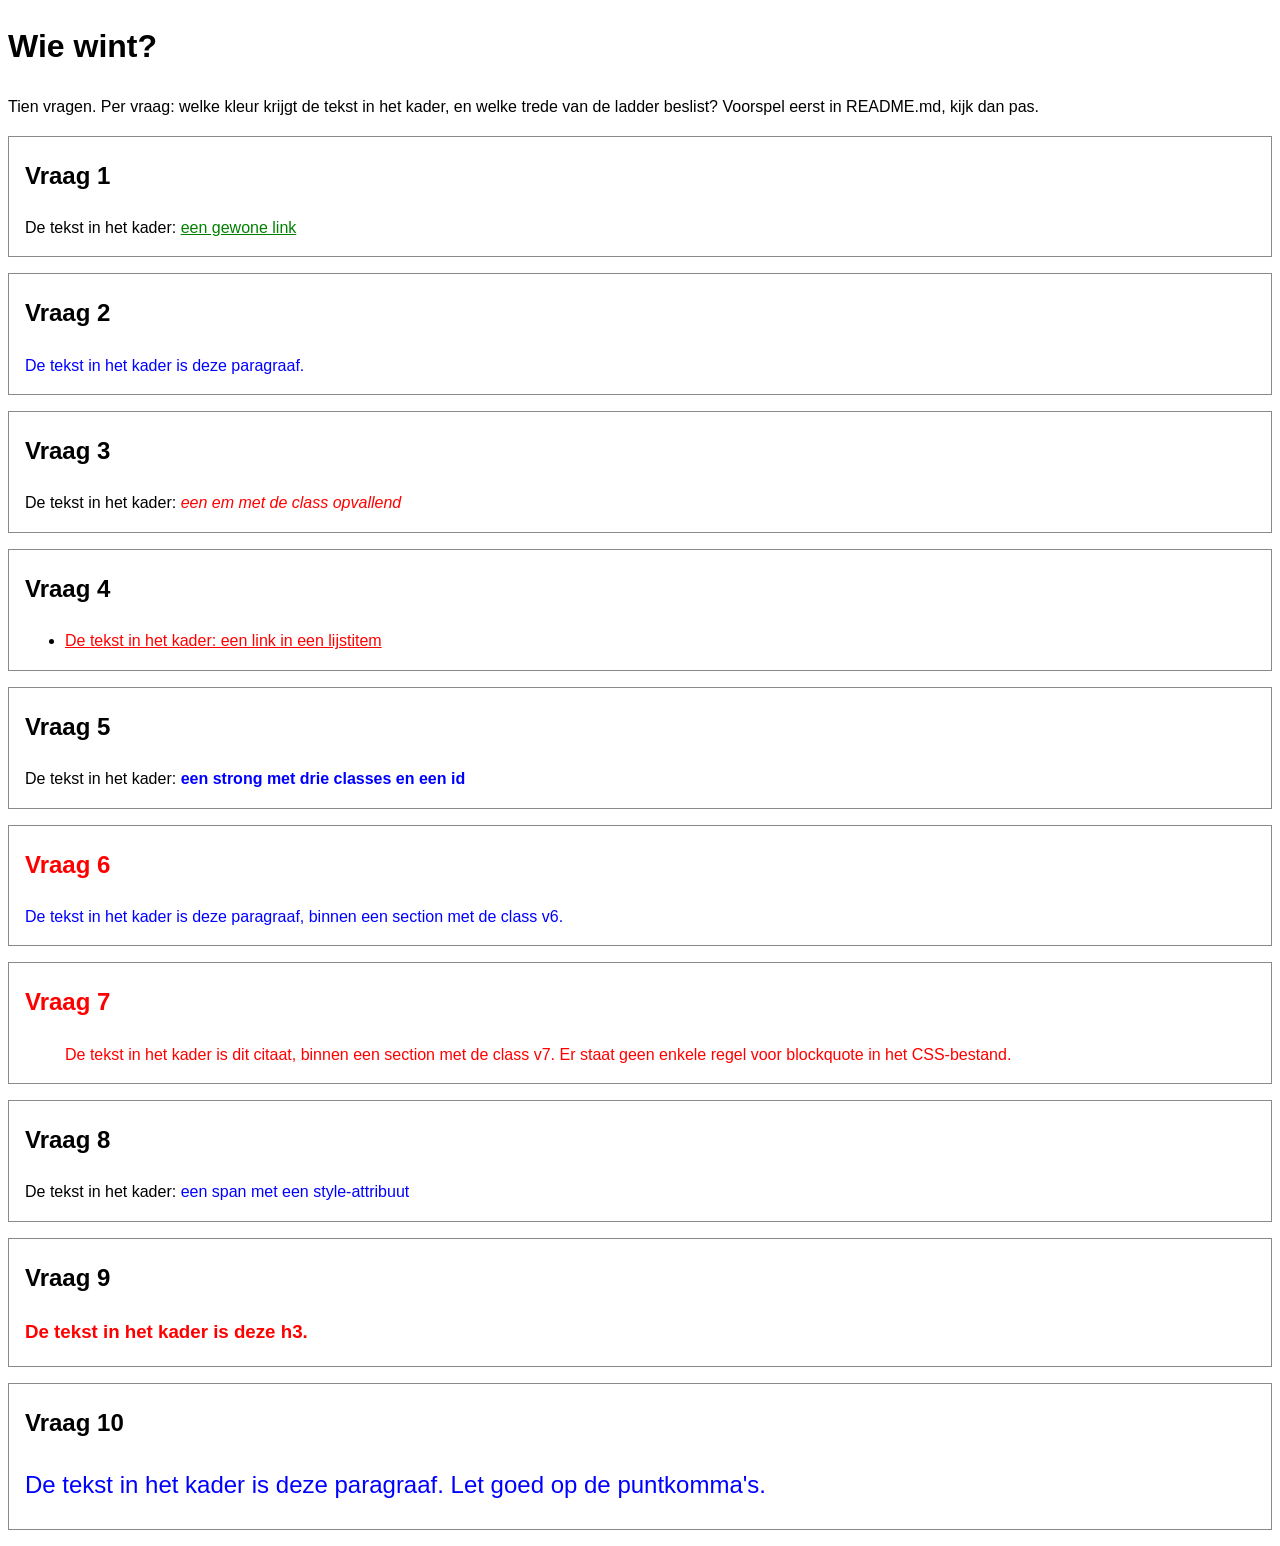
<file: labo2/cascade/index.html>
<!-- index.html - oefening 3: voorspel, dan kijk. Wijzig dit bestand niet. -->
<!doctype html>
<html lang="nl">
  <head>
    <meta charset="utf-8">
    <meta name="viewport" content="width=device-width, initial-scale=1">
    <title>Wie wint? Tien vragen over de cascade</title>
    <link rel="stylesheet" href="css/stijl.css">
  </head>
  <body>
    <h1>Wie wint?</h1>
    <p>Tien vragen. Per vraag: welke kleur krijgt de tekst in het kader, en welke trede van de ladder beslist? Voorspel eerst in README.md, kijk dan pas.</p>

    <section class="vraag v1">
      <h2>Vraag 1</h2>
      <p>De tekst in het kader: <a href="#">een gewone link</a></p>
    </section>

    <section class="vraag v2">
      <h2>Vraag 2</h2>
      <p class="v2-tekst">De tekst in het kader is deze paragraaf.</p>
    </section>

    <section class="vraag v3">
      <h2>Vraag 3</h2>
      <p>De tekst in het kader: <em class="opvallend">een em met de class opvallend</em></p>
    </section>

    <section class="vraag v4">
      <h2>Vraag 4</h2>
      <ul>
        <li><a href="#">De tekst in het kader: een link in een lijstitem</a></li>
      </ul>
    </section>

    <section class="vraag v5">
      <h2>Vraag 5</h2>
      <p>De tekst in het kader: <strong class="een twee drie" id="v5-tekst">een strong met drie classes en een id</strong></p>
    </section>

    <section class="vraag v6">
      <h2>Vraag 6</h2>
      <p class="v6-tekst">De tekst in het kader is deze paragraaf, binnen een section met de class v6.</p>
    </section>

    <section class="vraag v7">
      <h2>Vraag 7</h2>
      <blockquote>De tekst in het kader is dit citaat, binnen een section met de class v7. Er staat geen enkele regel voor blockquote in het CSS-bestand.</blockquote>
    </section>

    <section class="vraag v8">
      <h2>Vraag 8</h2>
      <p>De tekst in het kader: <span class="v8-tekst" style="color: blue">een span met een style-attribuut</span></p>
    </section>

    <section class="vraag v9">
      <h2>Vraag 9</h2>
      <h3 class="v9-tekst">De tekst in het kader is deze h3.</h3>
    </section>

    <section class="vraag v10">
      <h2>Vraag 10</h2>
      <p class="v10-tekst">De tekst in het kader is deze paragraaf. Let goed op de puntkomma's.</p>
    </section>
  </body>
</html>
</file>
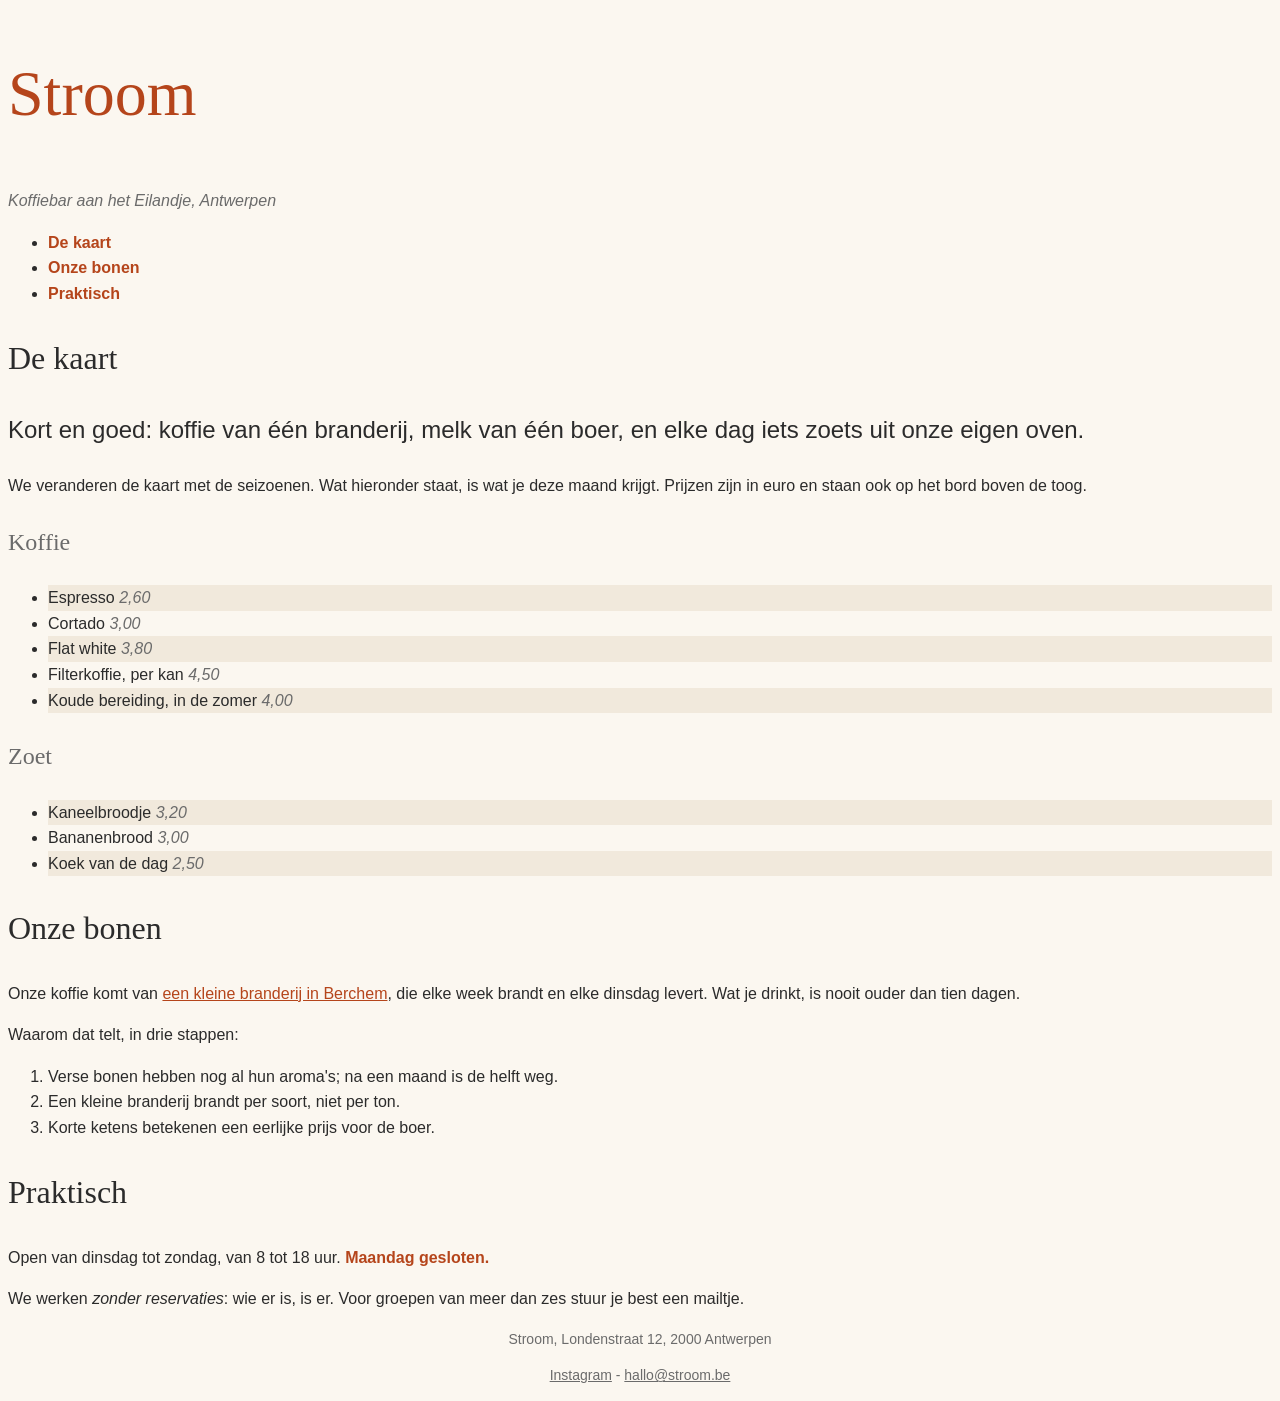
<file: labo2/nabouw/index.html>
<!-- index.html - nabouw labo 2. Dit bestand mag je NIET wijzigen: geen class erbij, geen element verplaatst, geen style-attribuut. Jij schrijft css/stijl.css. -->
<!--
  Wat het screenshot niet kan tonen (hover en focus):
  - links in de navigatie: accentkleur, vet, geen onderstreping;
    bij hover en focus: inktkleur en onderstreept
  - links in main: accentkleur, onderstreept;
    bij hover en focus: papierkleur op een achtergrond in de accentkleur
  - links in de footer: gedempte kleur; bij hover en focus: accentkleur
-->
<!doctype html>
<html lang="nl">
  <head>
    <meta charset="utf-8">
    <meta name="viewport" content="width=device-width, initial-scale=1">
    <title>Stroom - koffiebar aan het Eilandje</title>
    <link rel="stylesheet" href="css/zen.css">
  </head>
  <body>
    <header>
      <h1>Stroom</h1>
      <p class="slogan">Koffiebar aan het Eilandje, Antwerpen</p>
      <nav>
        <ul>
          <li><a href="#kaart">De kaart</a></li>
          <li><a href="#bonen">Onze bonen</a></li>
          <li><a href="#praktisch">Praktisch</a></li>
        </ul>
      </nav>
    </header>

    <main>
      <article>
        <h2 id="kaart">De kaart</h2>
        <p class="intro">Kort en goed: koffie van één branderij, melk van één boer, en elke dag iets zoets uit onze eigen oven.</p>
        <p>We veranderen de kaart met de seizoenen. Wat hieronder staat, is wat je deze maand krijgt. Prijzen zijn in euro en staan ook op het bord boven de toog.</p>

        <h3>Koffie</h3>
        <ul class="kaart">
          <li>Espresso <span class="prijs">2,60</span></li>
          <li>Cortado <span class="prijs">3,00</span></li>
          <li>Flat white <span class="prijs">3,80</span></li>
          <li>Filterkoffie, per kan <span class="prijs">4,50</span></li>
          <li>Koude bereiding, in de zomer <span class="prijs">4,00</span></li>
        </ul>

        <h3>Zoet</h3>
        <ul class="kaart">
          <li>Kaneelbroodje <span class="prijs">3,20</span></li>
          <li>Bananenbrood <span class="prijs">3,00</span></li>
          <li>Koek van de dag <span class="prijs">2,50</span></li>
        </ul>

        <h2 id="bonen">Onze bonen</h2>
        <p>Onze koffie komt van <a href="https://www.example.be">een kleine branderij in Berchem</a>, die elke week brandt en elke dinsdag levert. Wat je drinkt, is nooit ouder dan tien dagen.</p>
        <p>Waarom dat telt, in drie stappen:</p>
        <ol>
          <li>Verse bonen hebben nog al hun aroma's; na een maand is de helft weg.</li>
          <li>Een kleine branderij brandt per soort, niet per ton.</li>
          <li>Korte ketens betekenen een eerlijke prijs voor de boer.</li>
        </ol>

        <h2 id="praktisch">Praktisch</h2>
        <p>Open van dinsdag tot zondag, van 8 tot 18 uur. <strong>Maandag gesloten.</strong></p>
        <p>We werken <em>zonder reservaties</em>: wie er is, is er. Voor groepen van meer dan zes stuur je best een mailtje.</p>
      </article>
    </main>

    <footer>
      <p>Stroom, Londenstraat 12, 2000 Antwerpen</p>
      <p><a href="https://www.instagram.com">Instagram</a> - <a href="mailto:hallo@stroom.be">hallo@stroom.be</a></p>
    </footer>
  </body>
</html>
</file>
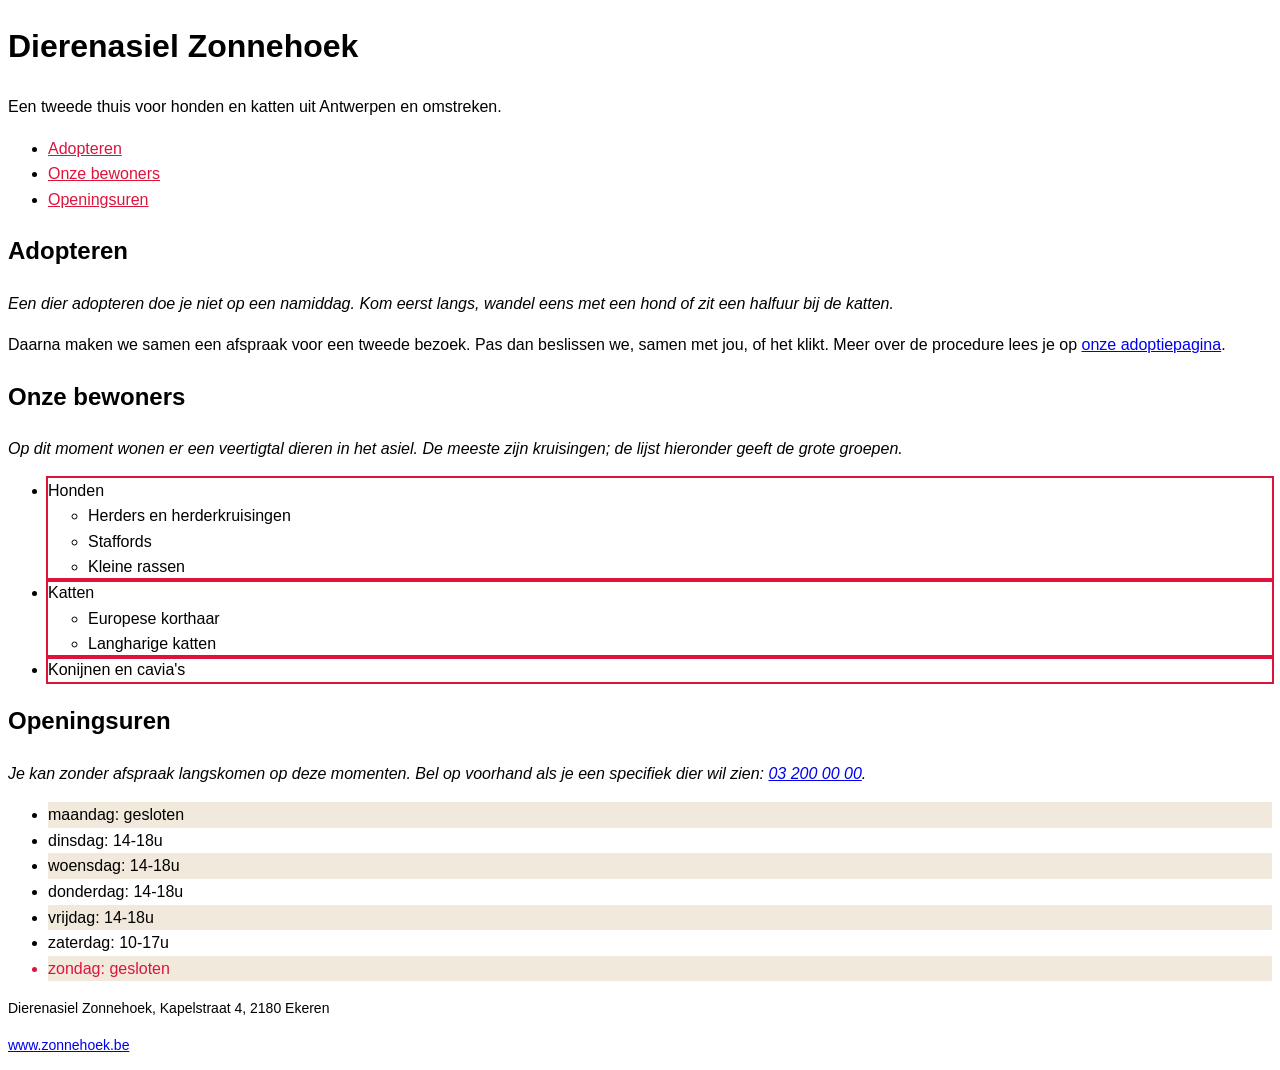
<file: labo2/selectors/index.html>
<!-- index.html - oefening 2: selectors. Wijzig dit bestand niet; alles wat je nodig hebt, staat erin. -->
<!doctype html>
<html lang="nl">
  <head>
    <meta charset="utf-8">
    <meta name="viewport" content="width=device-width, initial-scale=1">
    <title>Dierenasiel Zonnehoek</title>
    <link rel="stylesheet" href="css/stijl.css">
  </head>
  <body>
    <header>
      <h1>Dierenasiel Zonnehoek</h1>
      <p class="slogan">Een tweede thuis voor honden en katten uit Antwerpen en omstreken.</p>
      <nav>
        <ul>
          <li><a href="#adopteren">Adopteren</a></li>
          <li><a href="#rassen">Onze bewoners</a></li>
          <li><a href="#uren">Openingsuren</a></li>
        </ul>
      </nav>
    </header>

    <main>
      <article>
        <h2 id="adopteren">Adopteren</h2>
        <p class="intro">Een dier adopteren doe je niet op een namiddag. Kom eerst langs, wandel eens met een hond of zit een halfuur bij de katten.</p>
        <p>Daarna maken we samen een afspraak voor een tweede bezoek. Pas dan beslissen we, samen met jou, of het klikt. Meer over de procedure lees je op <a href="https://www.zonnehoek.be/adoptie">onze adoptiepagina</a>.</p>

        <h2 id="rassen">Onze bewoners</h2>
        <p>Op dit moment wonen er een veertigtal dieren in het asiel. De meeste zijn kruisingen; de lijst hieronder geeft de grote groepen.</p>
        <ul class="rassen">
          <li>Honden
            <ul>
              <li>Herders en herderkruisingen</li>
              <li>Staffords</li>
              <li>Kleine rassen</li>
            </ul>
          </li>
          <li>Katten
            <ul>
              <li>Europese korthaar</li>
              <li>Langharige katten</li>
            </ul>
          </li>
          <li>Konijnen en cavia's</li>
        </ul>

        <h2 id="uren">Openingsuren</h2>
        <p>Je kan zonder afspraak langskomen op deze momenten. Bel op voorhand als je een specifiek dier wil zien: <a href="tel:+3232000000">03 200 00 00</a>.</p>
        <ul class="uren">
          <li>maandag: gesloten</li>
          <li>dinsdag: 14-18u</li>
          <li>woensdag: 14-18u</li>
          <li>donderdag: 14-18u</li>
          <li>vrijdag: 14-18u</li>
          <li>zaterdag: 10-17u</li>
          <li>zondag: gesloten</li>
        </ul>
      </article>
    </main>

    <footer>
      <p>Dierenasiel Zonnehoek, Kapelstraat 4, 2180 Ekeren</p>
      <p><a href="https://www.zonnehoek.be">www.zonnehoek.be</a></p>
    </footer>
  </body>
</html>
</file>
<file: site/stijl.css>
/* ========== 1. Kleuren en vorm ========== */
:root {
  --kleur-tekst: #2f3525;
  --kleur-tekst-zacht: #626a50;
  --kleur-achtergrond: #f4f5ec;
  --kleur-vlak: #fffef8;
  --kleur-lijn: #d9ddc8;
  --kleur-accent: #68743b;
  --kleur-accent-donker: #46512a;

  --radius: 0.75rem;
  --schaduw-zacht: 0 0.2rem 0.75rem #2f352514;
  --schaduw-hover: 0 0.4rem 1.1rem #2f352524;
}

/* ========== 2. Basis ========== */
body {
  margin: 0;
  font-family: system-ui, -apple-system, "Segoe UI", Roboto, sans-serif;
  font-size: 1rem;
  line-height: 1.7;
  color: var(--kleur-tekst);
  background: var(--kleur-achtergrond);
}

a {
  color: var(--kleur-accent-donker);
  text-decoration-thickness: 1px;
  text-underline-offset: 0.2em;
}

a:hover {
  color: var(--kleur-accent);
}

/* ========== 3. Gecentreerde inhoud ========== */
header, main, footer {
  box-sizing: border-box;
  width: min(100% - 2rem, 42rem);
  margin: 0 auto;
  padding: 0.5rem 1rem;
  text-align: center;
}

/* ========== 4. Koppen, tekst en afstanden ========== */
h1, h2, h3, h4, h5, h6 {
  margin: 0 0 1rem;
  line-height: 1.25;
  color: var(--kleur-accent-donker);
}

h1 {
  font-size: 2.25rem;
}

h2 {
  font-size: 1.5rem;
}

h3 {
  font-size: 1.2rem;
}

p, ul, ol, figure, blockquote, table {
  margin: 0 0 1rem;
}

ul, ol {
  display: inline-block;
  padding-left: 1.5rem;
  text-align: left;
}

main > :last-child,
.kaartje > :last-child {
  margin-bottom: 0;
}

section {
  margin-bottom: 3rem;
}

/* ========== 5. Navigatie ========== */
nav {
  padding: 0.75rem 1rem;
  background: var(--kleur-accent-donker);
}

nav ul {
  display: flex;
  flex-wrap: wrap;
  justify-content: center;
  gap: 0.5rem 1rem;
  max-width: 42rem;
  margin: 0 auto;
  padding: 0;
  list-style: none;
}

nav a {
  display: inline-block;
  padding: 0.5rem 0.75rem;
  color: var(--kleur-vlak);
  font-weight: 600;
  text-decoration: none;
  border-radius: var(--radius);
}

nav a:hover {
  color: var(--kleur-vlak);
  background: rgba(255, 255, 255, 0.15);
}

/* ========== 6. Kaartjes ========== */
.kaartje {
  width: min(100% - 2rem, 38rem);
  box-sizing: border-box;
  margin: 0 auto 1.5rem;
  padding: 1.5rem;
  text-align: center;
  background: var(--kleur-vlak);
  border: 1px solid var(--kleur-lijn);
  border-radius: var(--radius);
  box-shadow: var(--schaduw-zacht);
  transition: box-shadow 0.2s ease, transform 0.2s ease;
}

.kaartje:hover {
  transform: translateY(-2px);
  box-shadow: var(--schaduw-hover);
}

.kaartje img,
main img {
  display: block;
  max-width: 100%;
  height: auto;
  margin: 0 auto 1rem;
  border-radius: var(--radius);
}

/* ========== 7. Footer ========== */
footer {
  margin-top: 2rem;
  color: var(--kleur-tekst-zacht);
  font-size: 0.875rem;
  border-top: 1px solid var(--kleur-lijn);
}

footer p {
  margin-bottom: 0.25rem;
}
</file>
<file: labo-05/balk/css/stijl.css>
/* stijl.css - labo 5, balk (reset.css is linked before this file) */

/* === tokens === */
:root {
    --papier: #f8f7f5;
    --inkt: #1a1a1a;
    --gedempt: #6b6b6b;

    --balk: #000000;
    --linksfooter: #9a9a9a;
    --actievelink: #ffffff;
}

/* === your rules === */

/*        BALK          */
header {
    background-color: var(--balk);
    font-family: Georgia, 'Times New Roman', Times, serif;
    font-size: 0.75;

    height: 3.5rem;
    padding: 0 2rem;;

    display: flex; /* dubbel flex nodig: deze zet het logo en nav naast elkaar. */
    justify-content: space-between;
    align-items: center;

    text-decoration: none;
    text-transform: capitalize;

    position: sticky;
    top: 0
}

.logo {
    color: white;
    font-weight: bold;
    font-size: 1.5rem;
}

a.actief {color: var(--actievelink);}

.actief:hover,
.actief:focus {
    text-decoration: underline;
}

header ul {
    display: flex; /* en deze zet de links naast elkaar ^^ */
    list-style: none;

    margin: 0;
    padding: 0;
}

header a {
    color: var(--linksfooter);
    display: block;
    text-decoration: none;
    padding: 1.5rem;
}

a:hover,
a:focus {
    text-decoration: underline;
}

/*        LICHAAM          */

html {
    scroll-padding-top: 3.5rem;
}

body {
    background-color: var(--papier);
    font-family: Georgia, 'Times New Roman', Times, serif;
}

p {
    font-family: Verdana, Geneva, Tahoma, sans-serif;
}

main {
    line-height: 1.6;
    color: var(--inkt);

    max-width: 48rem; /* 44rem tekst + 2 × 2rem padding */
    padding: 2rem;
    margin: 0 auto;
}

h1 {font-size: 2.5rem;}
h2 {font-size: 1.75rem;}

.intro {color: var(--gedempt);}

main ol {margin-bottom: 3rem;}
main a {color: var(--inkt);}
main section {margin-bottom: 3rem;}

/*        FOOTER          */

footer {
    background-color: var(--balk);
    color: var(--linksfooter);
    font-size: 0.875;

    height: 3.5rem;

    /*OM TEKST EXACT IN HET CENTER TE ZETTEN*/

    /*
    Je kan dit doen:
    display: flex;
    justify-content: center;
    align-items: center;

    maar onderstaande is korter en simpeler 
    dus als het kan deze gebruiken
    */

    display: grid;
	place-items: center;

}
</file>
<file: labo-05/citaten/css/stijl.css>
/* stijl.css - labo 5, citaten (reset.css is linked before this file) */

/* === tokens === */
:root {
--blauw: #1e5bd8;
--roze: #e88bb4;
--rood: #c51f2a;
--oranje: #d98c1a;
--groen: #3b7a2a;
--salie: #8fb89a;
--paars: #7b4fa3;
--grijs: #6b6b6b;
}

/* === your rules === */

/*CITATEN IS DE CONTAINER*/
.citaten { 
    font-family: Verdana, Geneva, Tahoma, sans-serif;
    font-size: 0.875rem;

    gap: 1.5rem;
    margin: 1.5rem;

    display: flex;
    flex-wrap: wrap;
}

.citaat {
    flex: 1 1 18rem;
    padding: 0.5rem 1rem;
    line-height: 1.5rem;
}

/*                  NOTITIES ^^         
            === flex: 1 1 18rem ===
   Staat op het ITEM (.citaat), niet op de container.
   Verkorte schrijfwijze: flex: <grow> <shrink> <basis>

   grow 1     -> items verdelen de overgebleven ruimte in de rij gelijk,
                 zodat de rij tot de rand gevuld is
   shrink 1   -> item mag krimpen bij te weinig plaats
                 (bij flex-wrap bijna nooit nodig: eerst breken, dan krimpen)
   basis 18rem -> startbreedte; flexbox rekent hiermee uit hoeveel items
                 er op een rij passen, dus geen media query nodig


            === flex-wrap: wrap ===
   Staat op de CONTAINER (.citaten).
   Zonder wrap blijven alle items op één rij en worden ze samengedrukt.
   Met wrap breken ze naar een nieuwe rij als de basis niet meer past.

   Rekensom (basis 18rem, gap 1.5rem, rand 1.5rem):
   1280px -> 4 x 18 + 3 x 1.5 = 76.5rem -> 4 per rij
    800px -> 2 x 18 + 1.5   = 37.5rem -> 2 per rij
*/

p {
    font-weight: bold;
}

cite {
    font-style: normal;
    font-size: 0.875rem;
}

.blauw {
    color: var(--blauw);
    border-left: 0.5rem solid currentColor;
}

.roze {
    color: var(--roze);
    border-left: 0.5rem solid currentColor;
}
.rood {
    color: var(--rood);
    border-left: 0.5rem solid currentColor;
}
.oranje {
    color: var(--oranje);
    border-left: 0.5rem solid currentColor;
}
.groen {
    color: var(--groen);
    border-left: 0.5rem solid currentColor;
}
.salie {
    color: var(--salie);
    border-left: 0.5rem solid currentColor;
}
.paars {
    color: var(--paars);
    border-left: 0.5rem solid currentColor;
}
.grijs {
    color: var(--grijs);
    border-left: 0.5rem solid currentColor;
}
</file>
<file: labo-05/fotolijst/css/stijl.css>
/* stijl.css - labo 5, fotolijst (reset.css is linked before this file) */

/* === tokens === */
:root {
    --pagina: #111111;
    --tekst: #f3efe6;
    --groen: #4e9a52;
    --roze: #f2a7d6;
    --lime: #b4f52d;
    --rood: #ea4d3d;
}

/* === your rules === */

figure {
    position: relative;
    width: 36rem;
    margin: 4rem auto;
}

img {
    width: 100%;
    aspect-ratio: 1 ; /*hoogte / lengte*/
    object-fit: cover;
}

.vlakje {
    position: absolute;
    width: 6rem; 
    height: 6rem
}

.groen {
    background-color: var(--groen);

    position: absolute;
    top: 2rem;
    left: 2rem;
}

.roze {
    background-color: var(--roze);

    position: absolute;
    top: 5rem;
    left: 5rem;

    z-index: 1;
}

.lime {
    background-color: var(--lime);

    position: absolute;
    bottom: 6rem;
    right: 6rem;

    z-index: 1;
}

.rood {
    background-color: var(--rood);

    position: absolute;
    bottom: 3rem;
    right: 3rem;
}

figcaption {
    background-color: var(--pagina);
    font-family: Verdana, Geneva, Tahoma, sans-serif;
    color: var(--tekst);

    font-size: 0.875rem;
    text-align: center;
    padding: 0.5rem;
}
</file>
<file: labo-05/koffiebar/css/stijl.css>
/* stijl.css - labo 5, koffiebar (reset.css is linked before this file) */

/* === tokens === */
:root {
    --papier: #f4efe6;
    --kaart: #ffffff;
    --inkt: #2b2b2b;
    --gedempt: #6b6b6b;
    --balkfooter: #2f241d;
    --tekst: #f4efe6;
    --accent: #c8742e;
    --rand: #ddd5c8;
}

/* === your rules === */

body {
    background-color: var(--papier);
    font-family: Verdana, Geneva, Tahoma, sans-serif;
    line-height: 1.6;
    color: var(--inkt);

    display: grid;
    grid-template-columns: 16rem 1fr;
    grid-template-rows: auto 1fr auto;
    grid-template-areas:
        "header header"
        "aside kaart"
        "footer footer";
}

/*  BALK    */

header {
    background-color: var(--balkfooter);
    color: var(--tekst);
    font-size: 0.875rem;

    display: flex;
    align-items: center;
    height: 3.5rem;
    padding: 0 2rem;

    position: sticky;
    top: 0;
    z-index: 10;

    grid-area: header;
}

.logo {
    margin-right: auto;
    color: var(--accent);
    font-family: Georgia, 'Times New Roman', Times, serif;
    font-size: 1.5rem;
    text-decoration: none;
}

nav ul {
    display: flex;
    gap: 1.5rem;
    list-style: none;
}

nav a {
    color: var(--tekst);
    text-decoration: none;
}

h1 {
    font-family: Georgia, 'Times New Roman', Times, serif;
    font-size: 2.5rem;
}

.actief {
    color: var(--accent);
}

nav a:hover,
nav a:focus {
    text-decoration: underline;
}

/*      ZIJBALK     */

aside {
    padding: 2rem;
    font-size: 0.875rem;
    border-right: 1px solid var(--rand);
    color: var(--gedempt);

    grid-area: aside;
}

aside h2 {
    color: var(--inkt);
    font-family: Georgia, 'Times New Roman', Times, serif;
    font-size: 1rem;
    line-height: 2.5rem;
}

/*      KAART       */

main {
    display: flex;
    flex-direction: column;
    gap: 1.5rem;
    padding: 2rem;

    grid-area: kaart;
}

.intro {
    font-size: 0.875rem;
    color: var(--gedempt);
}

.kaarten {
    display: grid;
    grid-template-columns: repeat(3, 1fr);
    gap: 1.5rem;
    list-style: none;
}

.kaart {
    background-color: var(--kaart);
    padding: 1.5rem;
    border-radius: 0.5rem;
    box-shadow: 0 2px 8px rgba(0, 0, 0, 0.1);

    position: relative;
    display: flex;
    flex-direction: column;
    overflow: hidden; 
    /* knipt de scherpe hoeken van foto af*/
}

.kaart:has(img) {
    padding: 0; 
    /*foto is direct het top, heeft geen afstand*/
}

.kaart:not(:has(img)) {
    border-top: 0.5rem solid var(--accent); 
    /*  geeft de lijn voor kaarten zonder foto*/
}

img {
    aspect-ratio: 4/3;
    object-fit: cover;
    width: 100%;
}

.tekst {
    flex: 1;
    display: flex;
    flex-direction: column;
    gap: 0.5rem;
}

.kaart:has(img) .tekst {
    padding: 1.5rem;
    /* Zorgt ervoor dat titel van kaart niet 
    aan foto plakt/niet zo dicht bij is*/
}

.tekst h2 {
    font-family: Georgia, 'Times New Roman', Times, serif;
    font-size: 1.5rem;
}

.prijs {
    margin-top: auto;
    font-weight: bold;
    color: var(--accent);
}

.badge {
    background-color: var(--accent);
    color: var(--kaart);
    font-size: 0.75rem;
    text-transform: uppercase;

    position: absolute; /*  remember kijken naar directe ouder/container niet nr hele pagina*/
    top: 0.75rem;
    right: 0.75rem;
    padding: 0.25rem 0.75rem;
    border-radius: 1rem;
}

/*      FOOTER      */

footer {
    background-color: var(--balkfooter);
    text-align: center;
    color: var(--tekst);
    font-size: 0.875rem;
    padding: 1rem;

    grid-area: footer;
}
</file>
<file: labo-05/raster/css/stijl.css>
/* stijl.css - labo 5, raster (reset.css is linked before this file) */

/* === tokens === */
:root {
 --kleurA: #e9493f;
 --kleurB: #edd24a;
 --kleurC: #072f55;
 --kleurD: #52a51a;
 --kleurE: #efaad9;
 --kleurF: #a5f129;
 --kleurG: #ebc47a;
 --kleurH: #e8882c;
}

/* === your rules === */

.raster {
    color: white;
    font-family: Arial, Helvetica, sans-serif;
    font-size: 1.5rem;
    gap: 1rem;
    padding: 1rem;
    height: 125vh;

    display: grid;
    grid-template-columns: repeat(4, 1fr);
    grid-template-rows: 1fr 1fr 1fr;
    grid-template-areas: 
    "a . . b"
    "c d e f"
    "g . . h"
    ;

    /* Voor readme:
    totaal grid-column: 8
    totaal grid-row: 8

    */
}

.vlak {
    padding-top: 0.5rem;
    padding-right: 0.5rem;
}

/* 'Vlak a' -> 'Vlak' 'a' zijn 2 aparte vlakken!!! spatie bij een class kan nie! */
.a {
    grid-area: a;
    text-align: right;
    background-color: var(--kleurA);

    /* grid-column: 1 / 2;
    grid-row: 1 / 2; */
}

.b {
    grid-area: b;
    text-align: right;
    background-color: var(--kleurB);
    
    /* grid-column: 4 / 4;
    grid-row: 1 / 2; */
}

.c {
    grid-area: c;
    text-align: right;
    background-color: var(--kleurC);

    /* grid-column: 1 / 2;
    grid-row: 2 / 3; */
}

.d {
    grid-area: d;
    text-align: right;
    background-color: var(--kleurD);

    /* grid-column: 2 / 3;
    grid-row: 2 / 3; */
}
.e {
    grid-area: e;
    text-align: right;
    background-color: var(--kleurE);

    /* grid-column: 3 / 4;
    grid-row: 2 / 3; */
}
.f {
    grid-area: f;
    text-align: right;
    background-color: var(--kleurF);

    /* grid-column: 4 / 4;
    grid-row: 2 / 3; */
}
.g {
    grid-area: g;
    text-align: right;
    background-color: var(--kleurG);

    /* grid-column: 1 / 2;
    grid-row: 3 / 3; */
}
.h {
    grid-area: h;
    text-align: right;
    background-color: var(--kleurH);

    /* grid-column: 4 / 4;
    grid-row: 3 / 3; */
}
</file>
<file: labo-06/affiche/css/stijl.css>
/* stijl.css - labo 6, affiche (reset.css is linked before this file) */

/* === tokens === */
:root {
    --pagina: #1d1d1b;
    --affiche: #2554ab;
    --tekst: #fff8ee;
    --Gcirkel: #ffc83d;
    --logo: #1d1d1b;
    --Rcirkel: #d6341c;
}

/* === base: narrow screens first === */

body {
    background-color: var(--pagina);
    color: var(--tekst);
    font-family: Verdana, Geneva, Tahoma, sans-serif;
}

.affiche {
    background-color: var(--affiche);
    width: min(28rem, 100% - 2rem);
    aspect-ratio: 3 / 4;
    margin-block: 2rem;
    margin-inline: auto;
    padding: 1.5rem;
    position: relative;

    display: flex;
    flex-direction: column;
    justify-content: center;
}

h1 {
    font-size: 2rem;
    font-family: Georgia, 'Times New Roman', Times, serif;
    line-height: 1.05;
}

.ondertitel {
    font-size: 0.875rem;
    text-transform: uppercase;
    letter-spacing: 0.1em;
}

.sticker {
    position: absolute;
    width: 6rem;
    height: 6rem;

    display: grid;
    place-items: center;
    text-align: center;
    font-size: 0.75rem;
}

.prijs, .uitverkocht {border-radius: 50%;}

.datum {
    background-color: white;
    color: var(--pagina);
    top: 1rem;
    left: 1rem;
    z-index: 1;
}

.prijs {
    background-color: var(--Gcirkel);
    color: var(--pagina);
    font-size: 1.25rem;
    top: 2.5rem;
    left: 2.5rem;
    z-index: 2;
}

.logo {
    background-color: var(--logo);
    color: var(--tekst);
    font-family: Georgia, 'Times New Roman', Times, serif;
    font-size: 1.25rem;
    top: 4rem;
    left: 4rem;
    z-index: 3;
}

.uitverkocht {
    background-color: var(--Rcirkel);
    color: var(--tekst);
    top: 5.5rem;
    left: 5.5rem;
    z-index: 4;
}

/* === media queries: below the base rules === */

@media (min-width: 50rem) {
    .prijs {
        font-size: 0.875rem;
        font-weight: bold;
    }

    .logo {
        top: auto;
        left: auto;
        bottom: 6rem;
        right: 6rem;
    }

    .uitverkocht {
        top: auto;
        left: auto;
        bottom: 3rem;
        right: 3rem;
        font-size: 0.60rem;
    }
}

@media (min-width: 62.5rem) {
    .prijs {
        top: 2rem;
        left: auto;
        right: 2rem;
        font-size: 0.875rem;
        font-weight: bold;
    }

    .logo {
        left: 2rem;
        right: auto;
        bottom: 2rem;
    }

    .uitverkocht {
        bottom: 2rem;
        right: 2rem;
        font-size: 0.60rem;
    }
}
</file>
<file: labo-06/dashboard/css/stijl.css>
/* stijl.css - labo 6, dashboard (reset.css is linked before this file) */

/* === tokens === */
:root {
    --papier: #f3f1ec;
    --tegelstitel: #1f2933;
    --grafiek: #2c6e8f;
    --omzet: #c8742e;
    --bezoekers: #3b7a2a;
    --agenda: #6b4fa3;
    --taken: #b2323a;
    --weer: #e0b43a;
    --dktekst: #1f2933;
}

/* === base: narrow screens first === */

body {
    color: white;
    font-family: Verdana, Geneva, Tahoma, sans-serif;
    font-weight: bold;
    line-height: 1.4;
}

main {
    background-color: var(--papier);
    display: grid;
    gap: 1rem;
    padding: 1rem;
}

section {
    padding: 1rem;
    border-radius: 0.5rem;
    min-height: 6rem;
}

.titel {background-color: var(--tegelstitel); font-size: 1.5rem; }
.grafiek {background-color: var(--grafiek); }
.omzet {background-color: var(--omzet); }
.bezoekers {background-color: var(--bezoekers); }
.agenda {background-color: var(--agenda); }
.taken {background-color: var(--taken); }
.weer {background-color: var(--weer); color: var(--dktekst); }

/* === media queries: below the base rules === */

@media (min-width: 50rem) {
    main {grid-template-columns: 1fr 1fr; } /*alle vakjes--v*/
    .titel, .grafiek, .weer {grid-column: 1 / -1; } /*BEHALVE deze drie, worden gesplist in twee; twee kolomen :p*/
}

@media (min-width: 75rem) {
    main {
        min-height: 100svh;
        grid-template-columns: repeat(4, 1fr);
        grid-template-rows: auto 1fr 1fr;
    }
    .grafiek {grid-column: 1 / 3; grid-row: 2 / 4; }
    .omzet {grid-column: 3; grid-row: 2; }
    .agenda {grid-column: 4; grid-row: 2; }
    .bezoekers {grid-column: 3; grid-row: 3; }
    .taken {grid-column: 4; grid-row: 3; }
}
</file>
<file: labo-06/festival/css/stijl.css>
/* stijl.css - labo 6, festival (reset.css is linked before this file) */

/* === tokens === */
:root {
    --papier: #fff8ee;
    --inkt: #1a1a1a;
    --gedempt: #6b6b6b;
    --accent: #d6341c;
    --onderlijn: #e3d9c8;
}

/* === base: narrow screens first === */

body {
    background-color: var(--papier);
    color: var(--inkt);
    font-family: Verdana, Geneva, Tahoma, sans-serif;
    line-height: 1.6;
}

/*  TABLADEN    */

header {
    display: flex;
    flex-direction: column;
    align-items: center;
    gap: 1rem;
    padding: 1.5rem 1rem;
}

.logo {
    font-family: Georgia, 'Times New Roman', Times, serif;
    font-size: 2rem;
    color: var(--accent);
    text-decoration: none;
}

nav {width: 100%;}

nav ul {
    list-style: none;
    display: flex;
    flex-direction: column;
    gap: 0.5rem;
    padding: 0;
}

nav a {
    display: block;
    text-align: center;
    text-decoration: none;
    font-weight: bold;
    color: var(--accent);
    border: 2px solid var(--accent);
    border-radius: 2rem;
    padding: 0.75rem 1.25rem;
}

nav a.actief {
    color: white;
    background-color: var(--accent);
}

nav a:hover,
nav a:focus {
    color: var(--inkt);
    background-color: white;
}

/*  DATUM   */

.held {
    background-color: var(--accent);
    color: white;
    padding: 2rem 1rem;
}

h1 {
    font-family: Georgia, 'Times New Roman', Times, serif;
    font-size: 2rem;
    line-height: 1.1;
}

/*  PAGINA INHOUD   */

.held + section {
    max-width: 44rem;
    margin-inline: auto;
    padding: 1.5rem 1rem;
}

h2 {font-family: Georgia, 'Times New Roman', Times, serif;}

.programma {
    list-style: none;
    padding: 0;
}

.programma li {
    display: flex;
    flex-wrap: wrap;
    align-items: baseline;
    gap: 1rem;
    padding: 1rem 0;
    border-bottom: 1px solid var(--onderlijn);
}

.programma time {
    min-width: 4rem;
    color: var(--accent);
    font-weight: bold;
}

.programma strong {
    font-weight: bold;
}

.programma span {
    margin-left: auto;
    color: var(--gedempt);
    text-align: right;
}

footer {
    color: var(--gedempt);
    font-size: 0.875rem;
    text-align: center;
    padding: 2rem 1rem;
}

/* === media queries: below the base rules === */

@media (min-width: 50rem) {
    nav ul {flex-direction: row; justify-content: center;}

    .held {padding: 4rem 2rem;}

    h1 {font-size: 3rem;}

    .held + section {padding: 2rem 2rem;}
}

@media (min-width: 75rem) {
    header {flex-direction: row; padding-inline: 3rem;}

    .logo {margin-right: auto;}

    nav {width: auto;}

    .held {padding: 6rem 3rem;}

    h1 {font-size: 4rem;}
}
</file>
<file: labo-06/tribune/css/stijl.css>
/* stijl.css - labo 6, tribune (reset.css is linked before this file) */

/* === tokens === */
:root {
    --r1: #f4704e;
    --r2: #1b6a8a;
    --r3: #6b4a42;
    --r4: #3d4f4a;
    --r5: #1f6f63;
    --r6: #ffc83d;
    --r7: #ef5350;
    --r8: #0a9d4f;
    --r9: #d32f2f;
    --r10: #ebe5dc;
    --tekst10: #2b2b2b;
}

/* === base: narrow screens first === */

body {
    font-family: Verdana, Geneva, Tahoma, sans-serif;
    font-weight: bold;
    color: white;
}

main {
    display: grid;
    gap: 0.25rem;
    padding: 0.25rem;
    min-height: 100svh; /*niet vergeten*/
}

main div {
    padding: 0.25rem 0 0 0.75rem; /*boven rechts onder links*/
}

.r1 {background-color: var(--r1);}
.r2 {background-color: var(--r2);}
.r3 {background-color: var(--r3);}
.r4 {background-color: var(--r4);}
.r5 {background-color: var(--r5);}
.r6 {background-color: var(--r6);}
.r7 {background-color: var(--r7);}
.r8 {background-color: var(--r8);}
.r9 {background-color: var(--r9);}
.r10 {background-color: var(--r10); color: var(--tekst10);}


/* === media queries: below the base rules === */

@media (min-width: 62.5rem) {
    main {grid-template-columns: repeat(10, 1fr);} /* Dit zorg ervoor dat alle vakjes rechts staan!*/
    .r1 {grid-column: 1 / -1;}
    .r2 {grid-column: 2/-1;}
    .r3 {grid-column: 3/-1;}
    .r4 {grid-column: 4/-1;}
    .r5 {grid-column: 5/-1;}
    .r6 {grid-column: 6/-1;}
    .r7 {grid-column: 7/-1;}
    .r8 {grid-column: 8/-1;}
    .r9 {grid-column: 9/-1;}
    .r10 {grid-column: 10/-1;}
}
</file>
<file: labo2/cascade/css/stijl.css>
/* stijl.css - oefening 3: voorspel, dan kijk. Wijzig dit bestand niet. */

/* Opmaak van de pagina zelf; doet niet mee in de vragen. */
body {
  font-family: Verdana, sans-serif;
  line-height: 1.6;
}

.vraag {
  border: 1px solid #8a8a89;
  padding: 0 1rem;
  margin-bottom: 1rem;
}

/* ---- vraag 1 ---- */
a {
  color: green;
}

/* ---- vraag 2 ---- */
.v2-tekst {
  color: red;
}

.v2-tekst {
  color: blue;
}

/* ---- vraag 3 ---- */
.opvallend {
  color: red;
}

em {
  color: blue;
}

/* ---- vraag 4 ---- */
.v4 > a {
  color: green;
}

.v4 a {
  color: red;
}

/* ---- vraag 5 ---- */
.een.twee.drie {
  color: red;
}

#v5-tekst {
  color: blue;
}

/* ---- vraag 6 ---- */
.v6 {
  color: red;
}

.v6-tekst {
  color: blue;
}

/* ---- vraag 7 ---- */
.v7 {
  color: red;
}

/* ---- vraag 8 ---- */
.v8-tekst {
  color: red;
}

/* ---- vraag 9 ---- */
h3 {
  color: red !important;
}

.v9-tekst {
  color: blue;
}

/* ---- vraag 10 ---- */
.v10-tekst {
  color: green;
  font-size: 1.5rem;
  color: blue;
}
</file>
<file: labo2/nabouw/css/zen.css>
/* zen.css - dezelfde HTML, een ander blad. Alleen om naar te kijken; niets hiervan is opgave. */
:root {
  --color-paper: #fbf7f0;
  --color-ink: #2b2b2b;
  --color-muted: #6b6b6b;
  --color-accent: #b5451b;
  --color-zebra: #f1e9dc;
  --font-body: Verdana, "Trebuchet MS", sans-serif;
  --font-heading: Georgia, "Times New Roman", serif;
}

body {
  background-color: var(--color-paper);
  color: var(--color-ink);
  font-family: var(--font-body);
  font-size: 1rem; /* 16px = 1rem ^^ */
  line-height: 1.6;
}

h1, h2, h3 {
  font-family: var(--font-heading);
}

h1 {
  font-size: 4rem;
  font-weight: normal;
  color: var(--color-accent);
}

h2 {
  font-size: 2rem;
  font-weight: 100;
  color: var(--color-ink);
}

h3 {
  font-size: 1.50em;
  font-weight: normal;
  color: var(--color-muted);
}

.slogan {
  color: var(--color-muted);
  font-style: italic;
}

nav a {
  color: var(--color-accent);
  text-decoration: none;
  font-weight: bold;
}

nav a:hover,
nav a:focus {
  color: var(--color-accent); 
  text-decoration: underline;
}

.intro {
  font-size: 1.5rem;
  color: var(--color-ink);
}

.kaart li:nth-child(odd) {
  background-color: var(--color-zebra);
}

.prijs {
  color: var(--color-muted);
  font-style: italic;
}

main a {
  color: var(--color-accent);
  text-decoration: underline;
}

main a:hover,
main a:focus {
  color: var(--color-paper);
  background-color: var(--color-accent);
}

strong {
  color: var(--color-accent);
}

footer {
  color: var(--color-muted);
  font-size: 0.875rem;
  text-align: center;
}

footer a {
  color: var(--color-muted);
}

footer a:hover,
footer a:focus {
  color: var(--color-accent);
}
</file>
<file: labo2/selectors/css/stijl.css>
/* stijl.css - oefening 2: selectors schrijven en lezen */

/* Schrijf onder elke opdracht de regel met de selector die precies die
   elementen raakt. Gebruik de declaratie die erbij staat, zodat je in de
   browser meteen ziet wat je raakte. Voeg niets toe aan index.html. */

body {
  font-family: Verdana, sans-serif;
  line-height: 1.6;
}

/* 1. alle links IN de navigatie -> color: crimson; */
nav a { 
      color: crimson;
}

/* 2. alleen de paragrafen IN de footer -> font-size: 0.875rem; */
footer p {
      font-size: 0.875rem;
}

/* 3. alleen de lijstitems van het BUITENSTE niveau in de lijst met de class
      rassen (dus niet de items van de binnenlijsten) -> outline: 2px solid crimson;
      (outline tekent een kader rond precies het element dat je raakte; de
      property zelf komt in hoofdstuk 3) */
.rassen > li {
      outline: 2px solid crimson;
}

/* 4. de paragraaf die onmiddellijk na elke h2 komt -> font-style: italic; */
h2 + p {
      font-style: italic;
}
/* Zonder + zou anders betekenen dat de paragraven BINNEN/IN elke h2 die stijl moet zijn; */

/* 5. elk oneven item in de lijst met openingsuren -> background-color: #f1e9dc; */
.uren li:nth-child(odd) {
      background-color: #f1e9dc;
}

/* 6. het laatste item in de lijst met openingsuren -> color: crimson; */
.uren li:last-child {
      color: crimson;
}

/* 7. de slogan en de intro tegelijk, in één regel -> color: darkslateblue; */
.slogan p {
      color: darkslateblue;
}

/* 8. elke link in main wanneer de muis erover gaat OF wanneer ze focus heeft
      -> background-color: yellow; */
nav a:hover,
nav a:focus { 
      background-color: yellow;
}

/* ---- Lezen: welke elementen raken deze vijf selectors? Schrijf het antwoord
   in één zin per selector in README.md. Verander hier niets. ---- */

/* a. header nav ul li a */
/* b. article > p */
/* c. .uren li:nth-child(3) */
/* d. h2 ~ p */
/* e. .rassen li:first-child */
</file>
